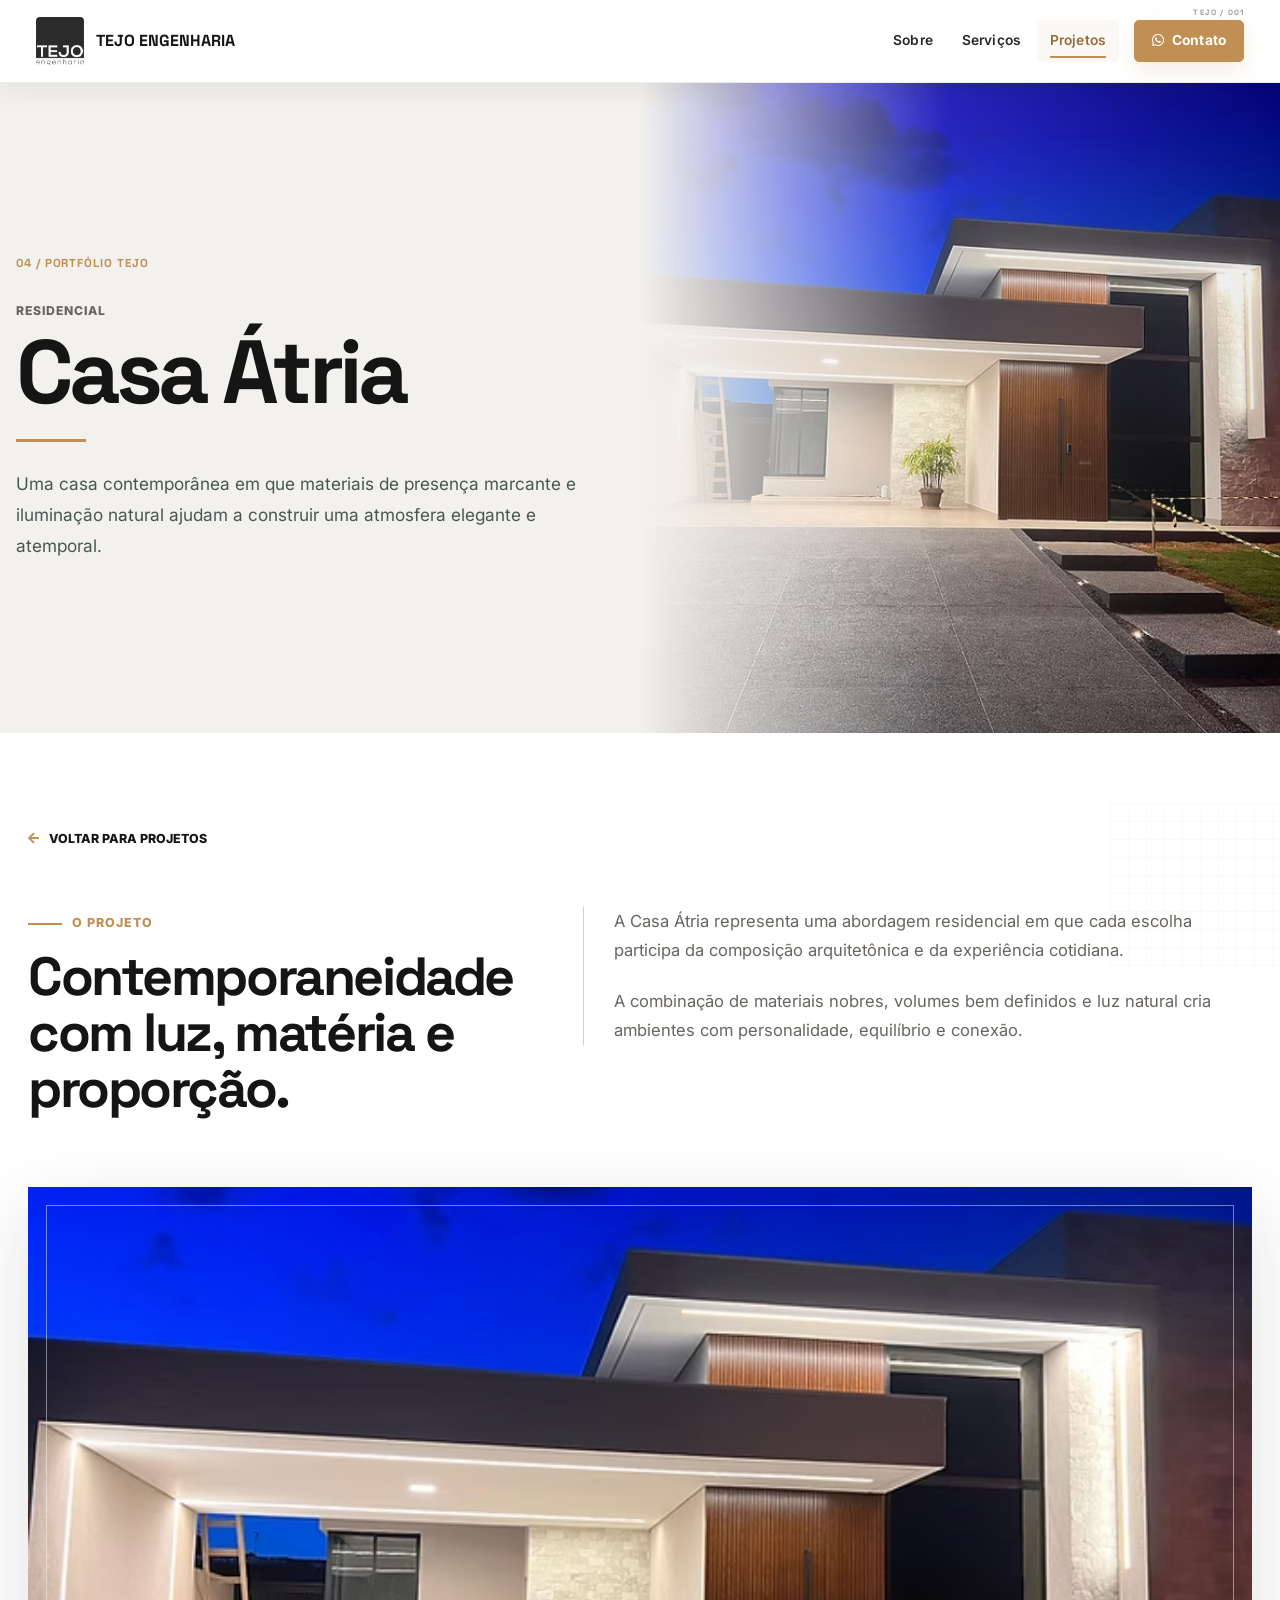
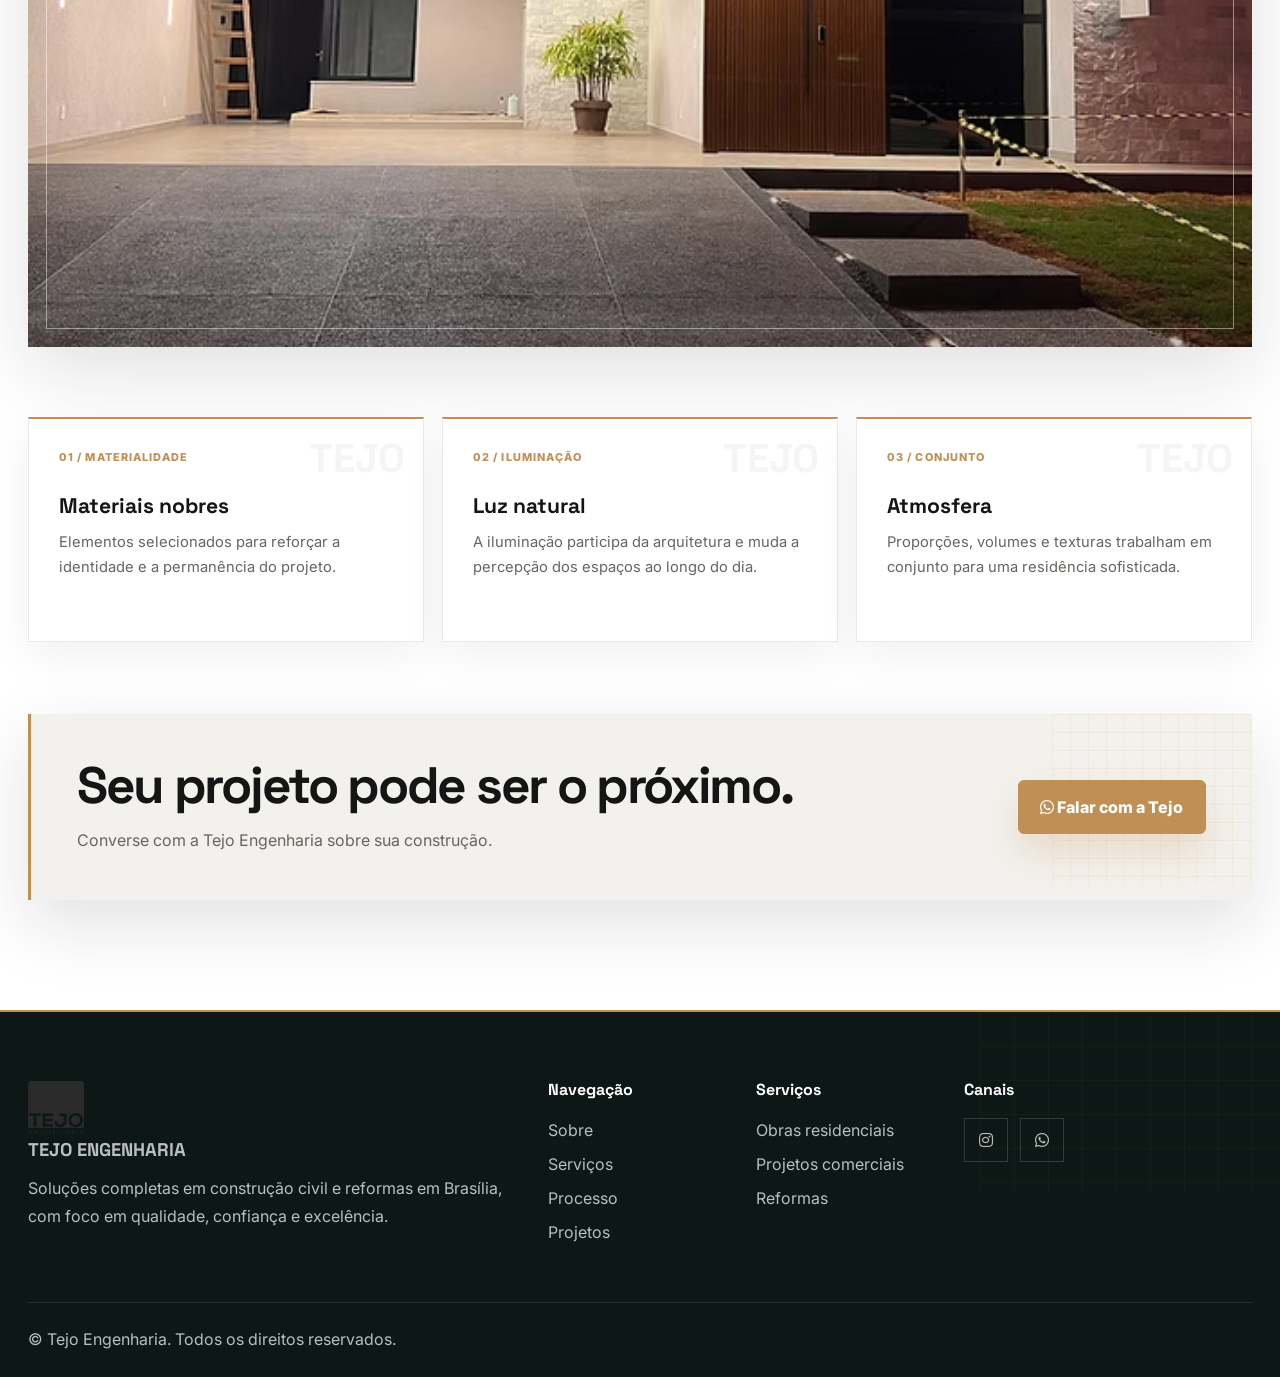
<file: projetos/casa-atria.html>
<!DOCTYPE html>
<html lang="pt-BR">
<head><meta charset="utf-8"><meta name="viewport" content="width=device-width, initial-scale=1.0"><meta name="description" content="Casa Átria — projeto residencial apresentado pela Tejo Engenharia."><title>Casa Átria | Tejo Engenharia</title><link href="../logotejo.png" rel="icon" type="image/png"><link rel="preconnect" href="https://fonts.googleapis.com"><link rel="preconnect" href="https://fonts.gstatic.com" crossorigin><link href="https://fonts.googleapis.com/css2?family=Inter:wght@400;500;600;700;800&family=Space+Grotesk:wght@500;600;700&display=swap" rel="stylesheet"><link href="https://cdnjs.cloudflare.com/ajax/libs/font-awesome/5.15.4/css/all.min.css" rel="stylesheet"><link href="https://cdn.jsdelivr.net/npm/bootstrap-icons@1.4.1/font/bootstrap-icons.css" rel="stylesheet"><link href="../css/bootstrap.min.css" rel="stylesheet"><link href="../css/style.css" rel="stylesheet"><link href="../css/project-pages.css" rel="stylesheet"></head>
<body class="project-page"><header class="site-header sticky-top"><div class="container"><nav class="navbar navbar-expand-lg navbar-light" aria-label="Navegação principal"><a href="../index.html#inicio" class="navbar-brand"><img src="../logotejo.png" alt="Tejo Engenharia" width="54" height="54"><span>Tejo Engenharia</span></a><button class="navbar-toggler" type="button" data-bs-toggle="collapse" data-bs-target="#navbarCollapse" aria-controls="navbarCollapse" aria-expanded="false" aria-label="Abrir menu"><span class="navbar-toggler-icon"></span></button><div class="collapse navbar-collapse" id="navbarCollapse"><div class="navbar-nav ms-auto align-items-lg-center"><a href="../index.html#sobre" class="nav-item nav-link">Sobre</a><a href="../index.html#servicos" class="nav-item nav-link">Serviços</a><a href="../index.html#projetos" class="nav-item nav-link active">Projetos</a><a href="https://wa.me/556199322519?text=Ol%C3%A1%2C%20gostaria%20de%20mais%20informa%C3%A7%C3%B5es%20sobre%20a%20Tejo%20Engenharia." class="nav-item nav-link nav-link-cta" target="_blank" rel="noopener"><i class="fab fa-whatsapp"></i> Contato</a></div></div></nav></div></header>
<main><section class="project-detail-hero"><div class="project-detail-hero-image"><img src="../img/project-4.png" alt="Casa Átria — Tejo Engenharia"></div><div class="container project-detail-hero-content"><div class="project-detail-hero-inner"><span class="project-detail-number">04 / Portfólio TEJO</span><span class="project-detail-category">Residencial</span><h1>Casa Átria</h1><p class="project-detail-hero-lead">Uma casa contemporânea em que materiais de presença marcante e iluminação natural ajudam a construir uma atmosfera elegante e atemporal.</p></div></div></section><section class="project-detail-main"><div class="container"><a class="project-back" href="../index.html#projetos"><i class="fas fa-arrow-left"></i> Voltar para projetos</a><div class="project-detail-intro"><div><span class="project-detail-kicker">O projeto</span><h2>Contemporaneidade com luz, matéria e proporção.</h2></div><div class="project-detail-copy"><p>A Casa Átria representa uma abordagem residencial em que cada escolha participa da composição arquitetônica e da experiência cotidiana.</p><p>A combinação de materiais nobres, volumes bem definidos e luz natural cria ambientes com personalidade, equilíbrio e conexão.</p></div></div><figure class="project-detail-image"><img src="../img/project-4.png" alt="Casa Átria" loading="lazy"></figure><div class="project-detail-grid"><article class="project-detail-card"><span>01 / MATERIALIDADE</span><h3>Materiais nobres</h3><p>Elementos selecionados para reforçar a identidade e a permanência do projeto.</p></article><article class="project-detail-card"><span>02 / ILUMINAÇÃO</span><h3>Luz natural</h3><p>A iluminação participa da arquitetura e muda a percepção dos espaços ao longo do dia.</p></article><article class="project-detail-card"><span>03 / CONJUNTO</span><h3>Atmosfera</h3><p>Proporções, volumes e texturas trabalham em conjunto para uma residência sofisticada.</p></article></div><div class="project-detail-cta"><div><h2>Seu projeto pode ser o próximo.</h2><p>Converse com a Tejo Engenharia sobre sua construção.</p></div><a class="btn btn-primary btn-lg" href="https://wa.me/556199322519?text=Ol%C3%A1%2C%20gostaria%20de%20conversar%20sobre%20um%20projeto%20com%20a%20Tejo%20Engenharia." target="_blank" rel="noopener"><i class="fab fa-whatsapp"></i> Falar com a Tejo</a></div></div></section></main>
<footer class="site-footer"><div class="container"><div class="row g-4"><div class="col-lg-5"><a href="../index.html#inicio" class="footer-brand"><img src="../logotejo.png" alt="Tejo Engenharia" width="56" height="56"><span>Tejo Engenharia</span></a><p>Soluções completas em construção civil e reformas em Brasília, com foco em qualidade, confiança e excelência.</p></div><div class="col-6 col-lg-2"><h3>Navegação</h3><a href="../index.html#sobre">Sobre</a><a href="../index.html#servicos">Serviços</a><a href="../index.html#processo">Processo</a><a href="../index.html#projetos">Projetos</a></div><div class="col-6 col-lg-2"><h3>Serviços</h3><span>Obras residenciais</span><span>Projetos comerciais</span><span>Reformas</span></div><div class="col-lg-3"><h3>Canais</h3><div class="footer-social"><a href="https://www.instagram.com/tejoengenharia" target="_blank" rel="noopener" aria-label="Instagram"><i class="fab fa-instagram"></i></a><a href="https://wa.me/556199322519?text=Olá,%20gostaria%20de%20mais%20informações!" target="_blank" rel="noopener" aria-label="WhatsApp"><i class="fab fa-whatsapp"></i></a></div></div></div><div class="footer-bottom"><span>&copy; Tejo Engenharia. Todos os direitos reservados.</span></div></div></footer><script src="https://cdn.jsdelivr.net/npm/bootstrap@5.0.0/dist/js/bootstrap.bundle.min.js"></script></body></html>
</file>
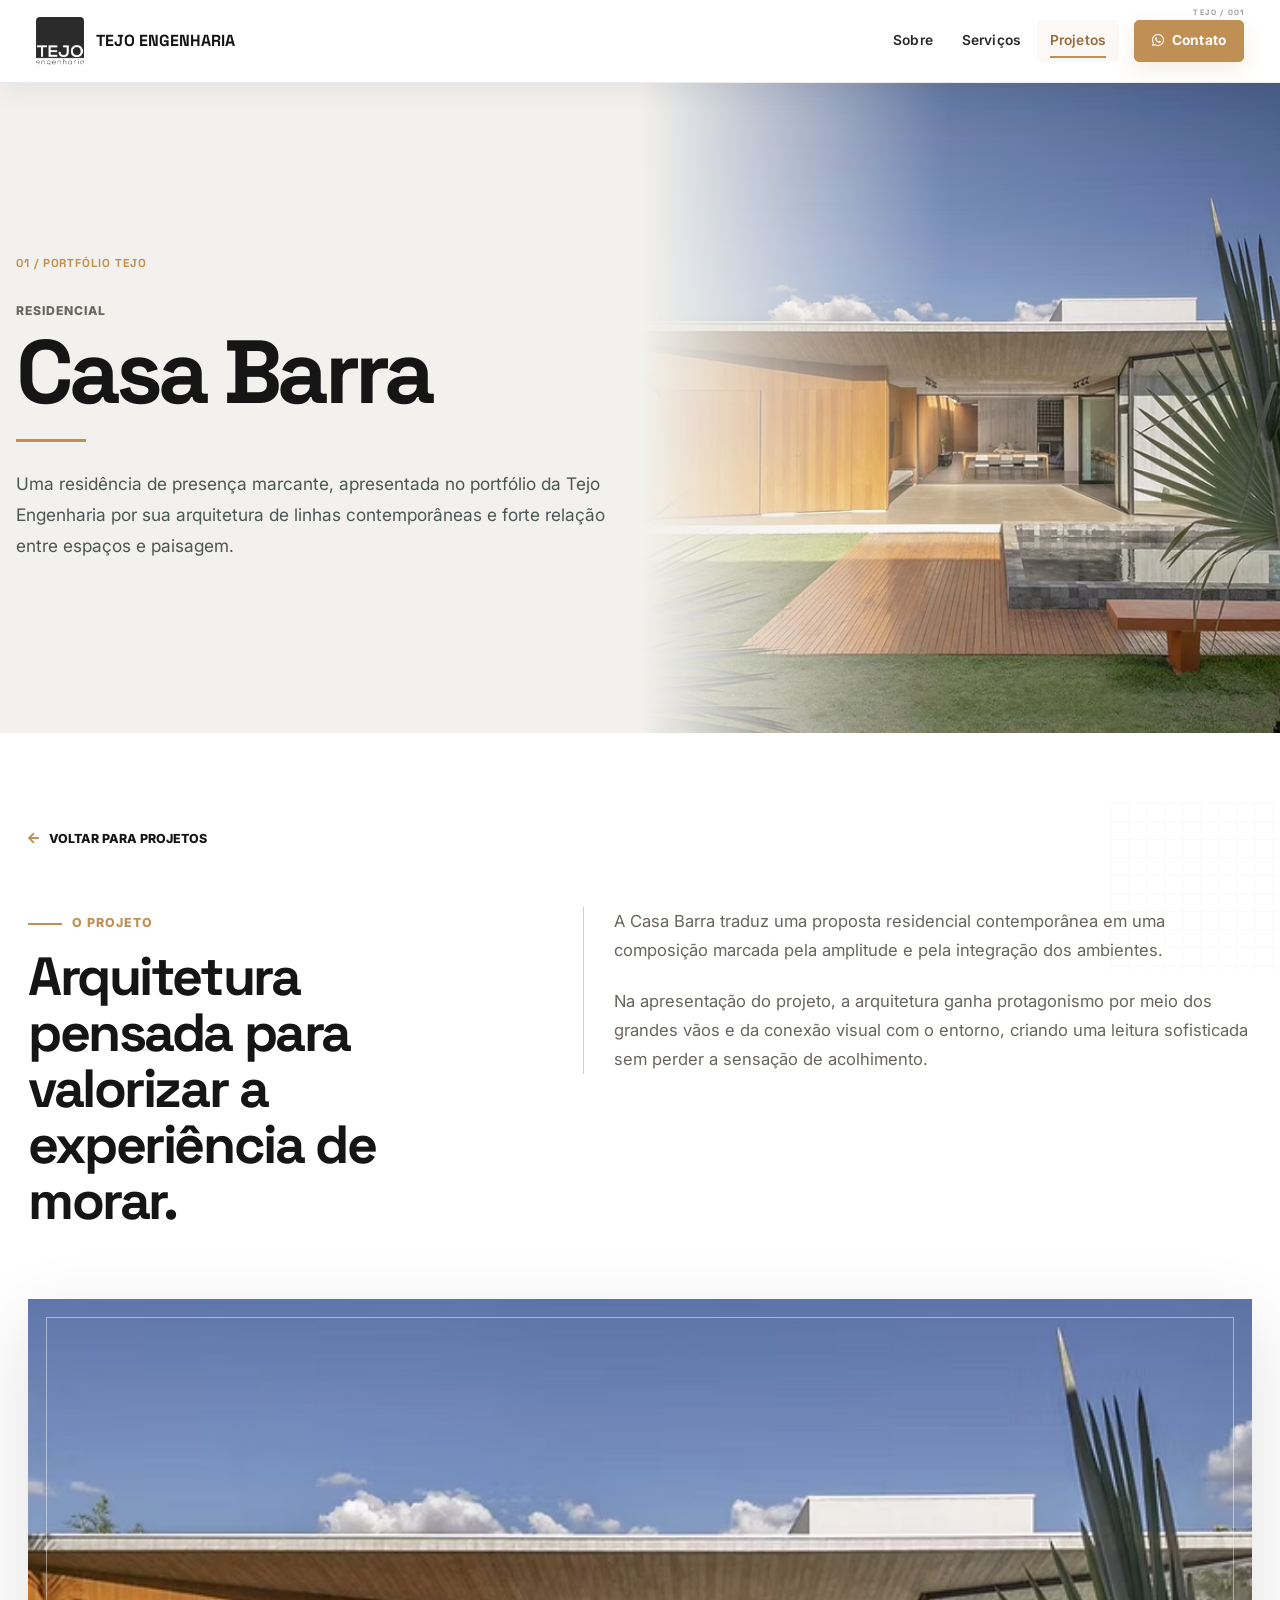
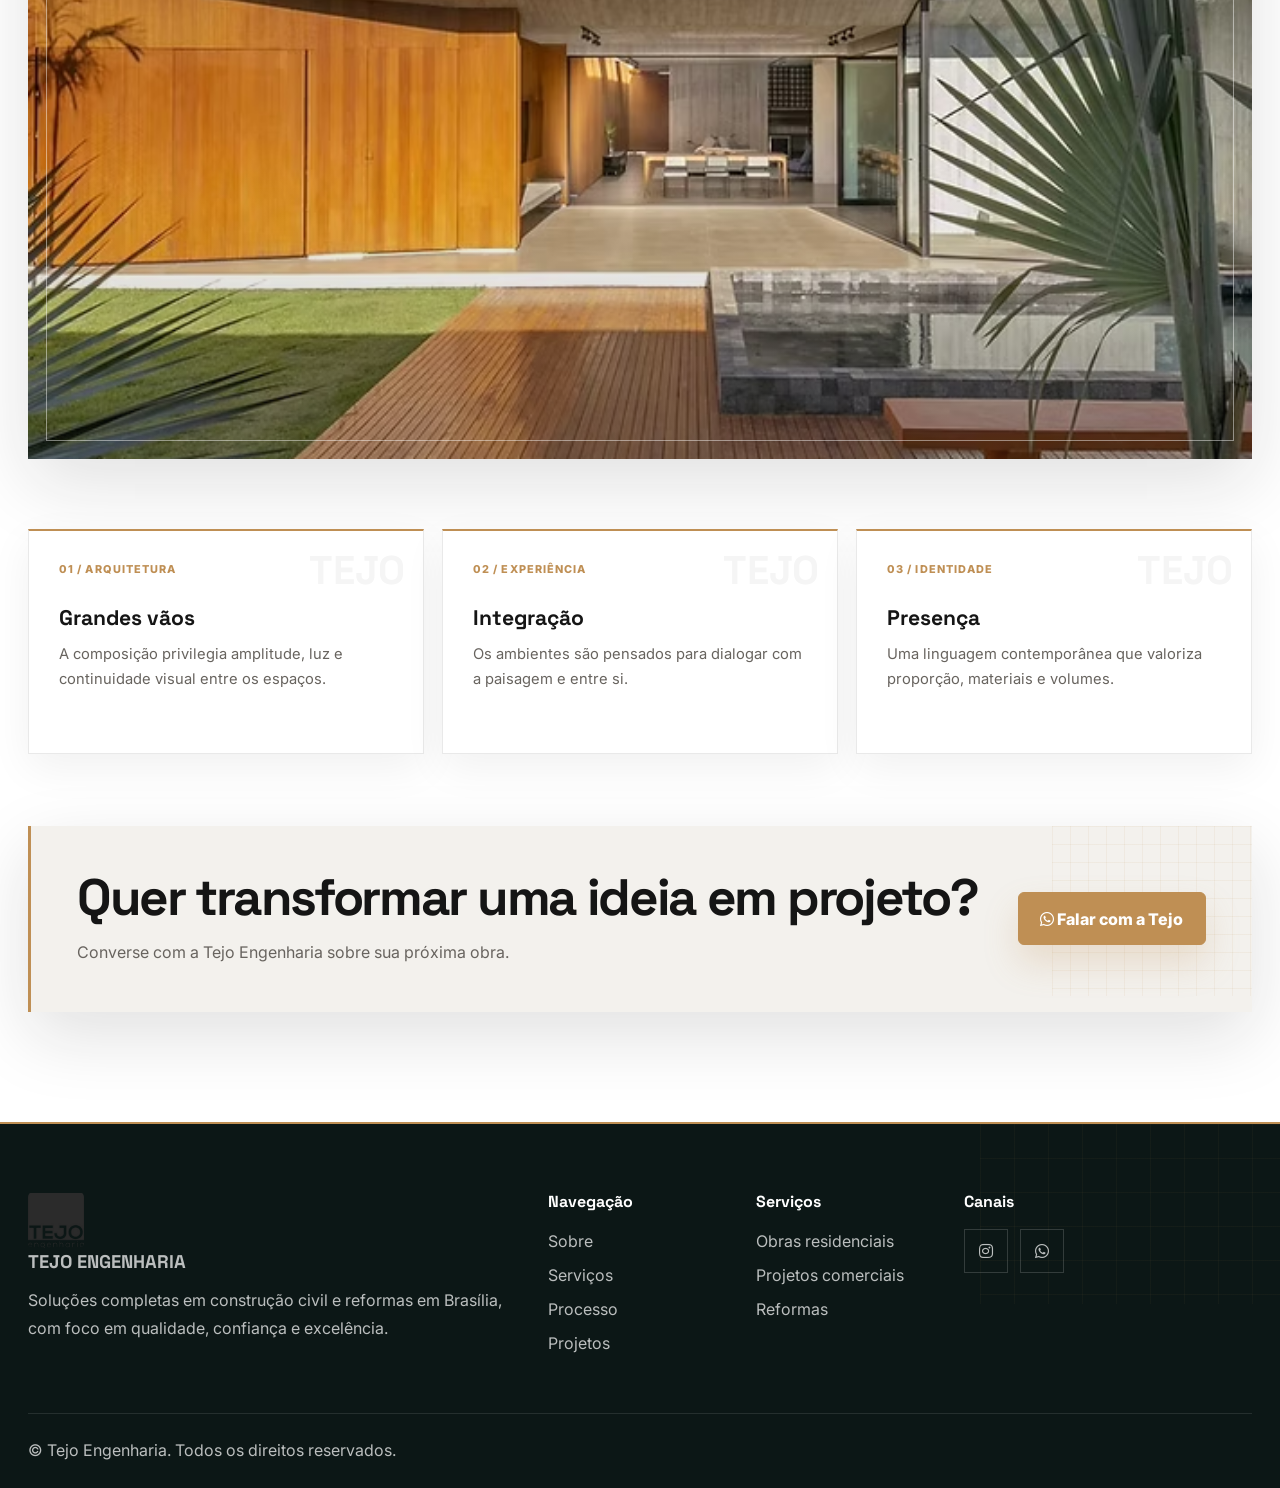
<file: projetos/casa-barra.html>
<!DOCTYPE html>
<html lang="pt-BR">
<head>
<meta charset="utf-8">
<meta name="viewport" content="width=device-width, initial-scale=1.0">
<meta name="description" content="Casa Barra — projeto residencial apresentado pela Tejo Engenharia.">
<title>Casa Barra | Tejo Engenharia</title>
<link href="../img/logotejo.png" rel="icon" type="image/png">
<link rel="preconnect" href="https://fonts.googleapis.com"><link rel="preconnect" href="https://fonts.gstatic.com" crossorigin>
<link href="https://fonts.googleapis.com/css2?family=Inter:wght@400;500;600;700;800&family=Space+Grotesk:wght@500;600;700&display=swap" rel="stylesheet">
<link href="https://cdnjs.cloudflare.com/ajax/libs/font-awesome/5.15.4/css/all.min.css" rel="stylesheet">
<link href="https://cdn.jsdelivr.net/npm/bootstrap-icons@1.4.1/font/bootstrap-icons.css" rel="stylesheet">
<link href="../css/bootstrap.min.css" rel="stylesheet"><link href="../css/style.css" rel="stylesheet"><link href="../css/project-pages.css" rel="stylesheet">
</head>
<body class="project-page">
<header class="site-header sticky-top"><div class="container"><nav class="navbar navbar-expand-lg navbar-light" aria-label="Navegação principal">
<a href="../index.html#inicio" class="navbar-brand"><img src="../logotejo.png" alt="Tejo Engenharia" width="54" height="54"><span>Tejo Engenharia</span></a>
<button class="navbar-toggler" type="button" data-bs-toggle="collapse" data-bs-target="#navbarCollapse" aria-controls="navbarCollapse" aria-expanded="false" aria-label="Abrir menu"><span class="navbar-toggler-icon"></span></button>
<div class="collapse navbar-collapse" id="navbarCollapse"><div class="navbar-nav ms-auto align-items-lg-center"><a href="../index.html#sobre" class="nav-item nav-link">Sobre</a><a href="../index.html#servicos" class="nav-item nav-link">Serviços</a><a href="../index.html#projetos" class="nav-item nav-link active">Projetos</a><a href="https://wa.me/556199322519?text=Ol%C3%A1%2C%20gostaria%20de%20mais%20informa%C3%A7%C3%B5es%20sobre%20a%20Tejo%20Engenharia." class="nav-item nav-link nav-link-cta" target="_blank" rel="noopener"><i class="fab fa-whatsapp"></i> Contato</a></div></div>
</nav></div></header>
<main>
<section class="project-detail-hero"><div class="project-detail-hero-image"><img src="../img/project-1.png" alt="Casa Barra — Tejo Engenharia"></div><div class="container project-detail-hero-content"><div class="project-detail-hero-inner"><span class="project-detail-number">01 / Portfólio TEJO</span><span class="project-detail-category">Residencial</span><h1>Casa Barra</h1><p class="project-detail-hero-lead">Uma residência de presença marcante, apresentada no portfólio da Tejo Engenharia por sua arquitetura de linhas contemporâneas e forte relação entre espaços e paisagem.</p></div></div></section>
<section class="project-detail-main"><div class="container"><a class="project-back" href="../index.html#projetos"><i class="fas fa-arrow-left"></i> Voltar para projetos</a><div class="project-detail-intro"><div><span class="project-detail-kicker">O projeto</span><h2>Arquitetura pensada para valorizar a experiência de morar.</h2></div><div class="project-detail-copy"><p>A Casa Barra traduz uma proposta residencial contemporânea em uma composição marcada pela amplitude e pela integração dos ambientes.</p><p>Na apresentação do projeto, a arquitetura ganha protagonismo por meio dos grandes vãos e da conexão visual com o entorno, criando uma leitura sofisticada sem perder a sensação de acolhimento.</p></div></div><figure class="project-detail-image"><img src="../img/project-1.png" alt="Detalhes da Casa Barra" loading="lazy"></figure><div class="project-detail-grid"><article class="project-detail-card"><span>01 / ARQUITETURA</span><h3>Grandes vãos</h3><p>A composição privilegia amplitude, luz e continuidade visual entre os espaços.</p></article><article class="project-detail-card"><span>02 / EXPERIÊNCIA</span><h3>Integração</h3><p>Os ambientes são pensados para dialogar com a paisagem e entre si.</p></article><article class="project-detail-card"><span>03 / IDENTIDADE</span><h3>Presença</h3><p>Uma linguagem contemporânea que valoriza proporção, materiais e volumes.</p></article></div><div class="project-detail-cta"><div><h2>Quer transformar uma ideia em projeto?</h2><p>Converse com a Tejo Engenharia sobre sua próxima obra.</p></div><a class="btn btn-primary btn-lg" href="https://wa.me/556199322519?text=Ol%C3%A1%2C%20gostaria%20de%20conversar%20sobre%20um%20projeto%20com%20a%20Tejo%20Engenharia." target="_blank" rel="noopener"><i class="fab fa-whatsapp"></i> Falar com a Tejo</a></div></div></section>
</main>
<footer class="site-footer"><div class="container"><div class="row g-4"><div class="col-lg-5"><a href="../index.html#inicio" class="footer-brand"><img src="../logotejo.png" alt="Tejo Engenharia" width="56" height="56"><span>Tejo Engenharia</span></a><p>Soluções completas em construção civil e reformas em Brasília, com foco em qualidade, confiança e excelência.</p></div><div class="col-6 col-lg-2"><h3>Navegação</h3><a href="../index.html#sobre">Sobre</a><a href="../index.html#servicos">Serviços</a><a href="../index.html#processo">Processo</a><a href="../index.html#projetos">Projetos</a></div><div class="col-6 col-lg-2"><h3>Serviços</h3><span>Obras residenciais</span><span>Projetos comerciais</span><span>Reformas</span></div><div class="col-lg-3"><h3>Canais</h3><div class="footer-social"><a href="https://www.instagram.com/tejoengenharia" target="_blank" rel="noopener" aria-label="Instagram"><i class="fab fa-instagram"></i></a><a href="https://wa.me/556199322519?text=Olá,%20gostaria%20de%20mais%20informações!" target="_blank" rel="noopener" aria-label="WhatsApp"><i class="fab fa-whatsapp"></i></a></div></div></div><div class="footer-bottom"><span>&copy; Tejo Engenharia. Todos os direitos reservados.</span></div></div></footer>
<script src="https://ajax.googleapis.com/ajax/libs/jquery/3.6.1/jquery.min.js"></script><script src="https://cdn.jsdelivr.net/npm/bootstrap@5.0.0/dist/js/bootstrap.bundle.min.js"></script>
</body></html>
</file>
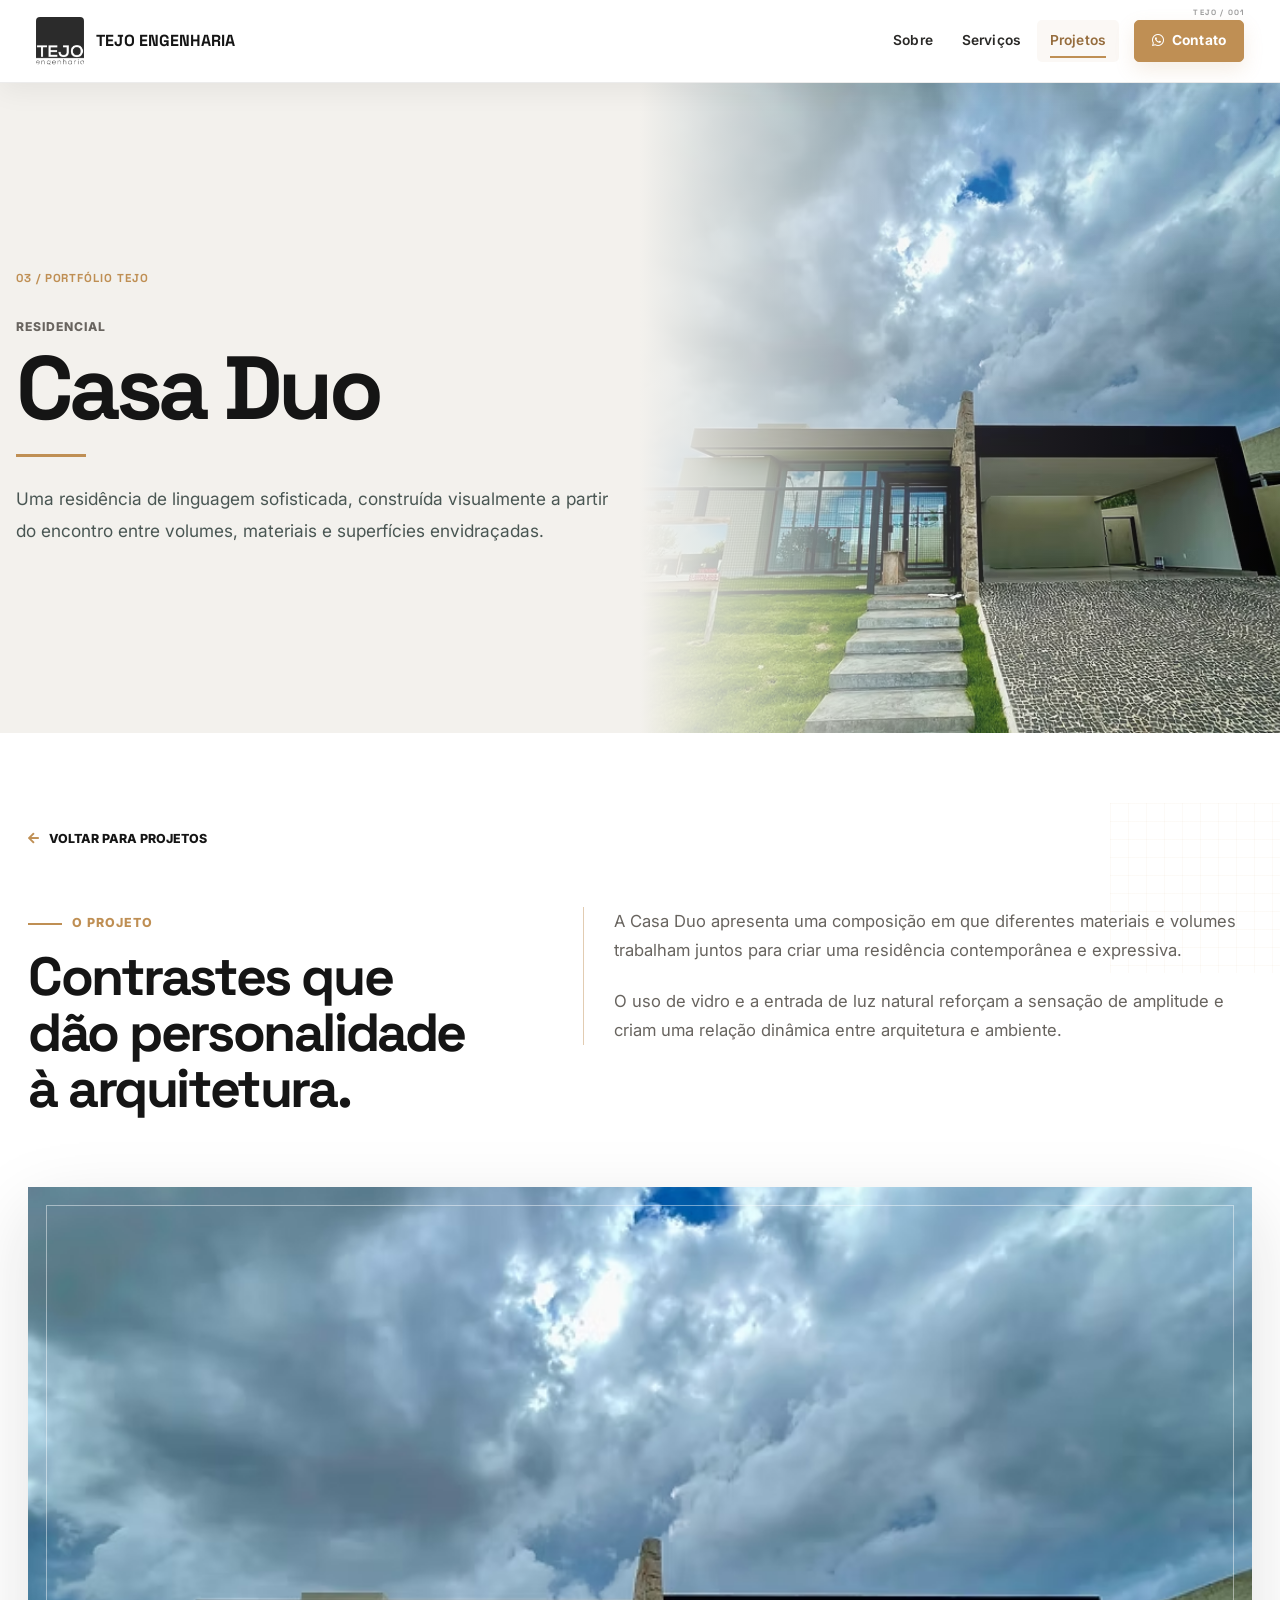
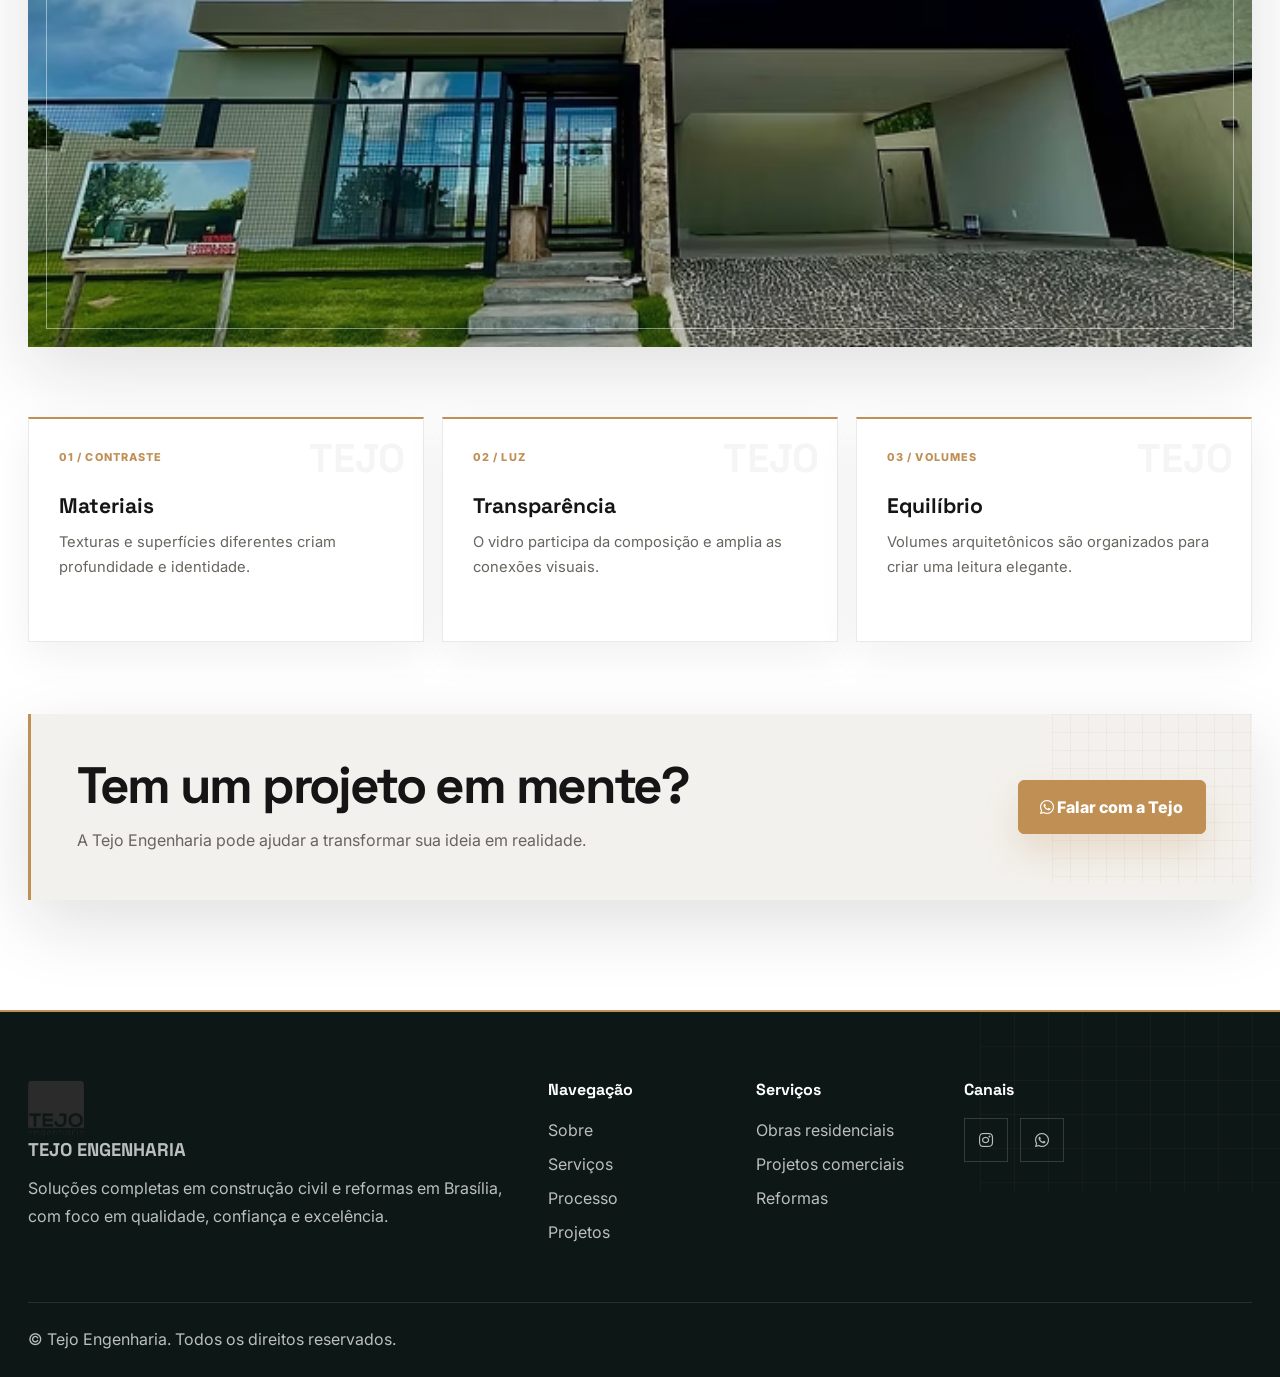
<file: projetos/casa-duo.html>
<!DOCTYPE html>
<html lang="pt-BR">
<head>
<meta charset="utf-8"><meta name="viewport" content="width=device-width, initial-scale=1.0">
<meta name="description" content="Casa Duo — projeto residencial apresentado pela Tejo Engenharia.">
<title>Casa Duo | Tejo Engenharia</title>
<link href="../logotejo.png" rel="icon" type="image/png">
<link rel="preconnect" href="https://fonts.googleapis.com"><link rel="preconnect" href="https://fonts.gstatic.com" crossorigin>
<link href="https://fonts.googleapis.com/css2?family=Inter:wght@400;500;600;700;800&family=Space+Grotesk:wght@500;600;700&display=swap" rel="stylesheet">
<link href="https://cdnjs.cloudflare.com/ajax/libs/font-awesome/5.15.4/css/all.min.css" rel="stylesheet">
<link href="https://cdn.jsdelivr.net/npm/bootstrap-icons@1.4.1/font/bootstrap-icons.css" rel="stylesheet">
<link href="../css/bootstrap.min.css" rel="stylesheet"><link href="../css/style.css" rel="stylesheet"><link href="../css/project-pages.css" rel="stylesheet">
</head>
<body class="project-page">
<header class="site-header sticky-top"><div class="container"><nav class="navbar navbar-expand-lg navbar-light" aria-label="Navegação principal">
<a href="../index.html#inicio" class="navbar-brand"><img src="../logotejo.png" alt="Tejo Engenharia" width="54" height="54"><span>Tejo Engenharia</span></a>
<button class="navbar-toggler" type="button" data-bs-toggle="collapse" data-bs-target="#navbarCollapse" aria-controls="navbarCollapse" aria-expanded="false" aria-label="Abrir menu"><span class="navbar-toggler-icon"></span></button>
<div class="collapse navbar-collapse" id="navbarCollapse"><div class="navbar-nav ms-auto align-items-lg-center"><a href="../index.html#sobre" class="nav-item nav-link">Sobre</a><a href="../index.html#servicos" class="nav-item nav-link">Serviços</a><a href="../index.html#projetos" class="nav-item nav-link active">Projetos</a><a href="https://wa.me/556199322519?text=Ol%C3%A1%2C%20gostaria%20de%20mais%20informa%C3%A7%C3%B5es%20sobre%20a%20Tejo%20Engenharia." class="nav-item nav-link nav-link-cta" target="_blank" rel="noopener"><i class="fab fa-whatsapp"></i> Contato</a></div></div>
</nav></div></header>
<main>
<section class="project-detail-hero"><div class="project-detail-hero-image"><img src="../img/project-3.png" alt="Casa Duo — Tejo Engenharia"></div><div class="container project-detail-hero-content"><div class="project-detail-hero-inner"><span class="project-detail-number">03 / Portfólio TEJO</span><span class="project-detail-category">Residencial</span><h1>Casa Duo</h1><p class="project-detail-hero-lead">Uma residência de linguagem sofisticada, construída visualmente a partir do encontro entre volumes, materiais e superfícies envidraçadas.</p></div></div></section>
<section class="project-detail-main"><div class="container"><a class="project-back" href="../index.html#projetos"><i class="fas fa-arrow-left"></i> Voltar para projetos</a><div class="project-detail-intro"><div><span class="project-detail-kicker">O projeto</span><h2>Contrastes que dão personalidade à arquitetura.</h2></div><div class="project-detail-copy"><p>A Casa Duo apresenta uma composição em que diferentes materiais e volumes trabalham juntos para criar uma residência contemporânea e expressiva.</p><p>O uso de vidro e a entrada de luz natural reforçam a sensação de amplitude e criam uma relação dinâmica entre arquitetura e ambiente.</p></div></div><figure class="project-detail-image"><img src="../img/project-3.png" alt="Casa Duo" loading="lazy"></figure><div class="project-detail-grid"><article class="project-detail-card"><span>01 / CONTRASTE</span><h3>Materiais</h3><p>Texturas e superfícies diferentes criam profundidade e identidade.</p></article><article class="project-detail-card"><span>02 / LUZ</span><h3>Transparência</h3><p>O vidro participa da composição e amplia as conexões visuais.</p></article><article class="project-detail-card"><span>03 / VOLUMES</span><h3>Equilíbrio</h3><p>Volumes arquitetônicos são organizados para criar uma leitura elegante.</p></article></div><div class="project-detail-cta"><div><h2>Tem um projeto em mente?</h2><p>A Tejo Engenharia pode ajudar a transformar sua ideia em realidade.</p></div><a class="btn btn-primary btn-lg" href="https://wa.me/556199322519?text=Ol%C3%A1%2C%20gostaria%20de%20conversar%20sobre%20um%20projeto%20com%20a%20Tejo%20Engenharia." target="_blank" rel="noopener"><i class="fab fa-whatsapp"></i> Falar com a Tejo</a></div></div></section>
</main>
<footer class="site-footer"><div class="container"><div class="row g-4"><div class="col-lg-5"><a href="../index.html#inicio" class="footer-brand"><img src="../logotejo.png" alt="Tejo Engenharia" width="56" height="56"><span>Tejo Engenharia</span></a><p>Soluções completas em construção civil e reformas em Brasília, com foco em qualidade, confiança e excelência.</p></div><div class="col-6 col-lg-2"><h3>Navegação</h3><a href="../index.html#sobre">Sobre</a><a href="../index.html#servicos">Serviços</a><a href="../index.html#processo">Processo</a><a href="../index.html#projetos">Projetos</a></div><div class="col-6 col-lg-2"><h3>Serviços</h3><span>Obras residenciais</span><span>Projetos comerciais</span><span>Reformas</span></div><div class="col-lg-3"><h3>Canais</h3><div class="footer-social"><a href="https://www.instagram.com/tejoengenharia" target="_blank" rel="noopener" aria-label="Instagram"><i class="fab fa-instagram"></i></a><a href="https://wa.me/556199322519?text=Olá,%20gostaria%20de%20mais%20informações!" target="_blank" rel="noopener" aria-label="WhatsApp"><i class="fab fa-whatsapp"></i></a></div></div></div><div class="footer-bottom"><span>&copy; Tejo Engenharia. Todos os direitos reservados.</span></div></div></footer>
<script src="https://cdn.jsdelivr.net/npm/bootstrap@5.0.0/dist/js/bootstrap.bundle.min.js"></script>
</body></html>
</file>
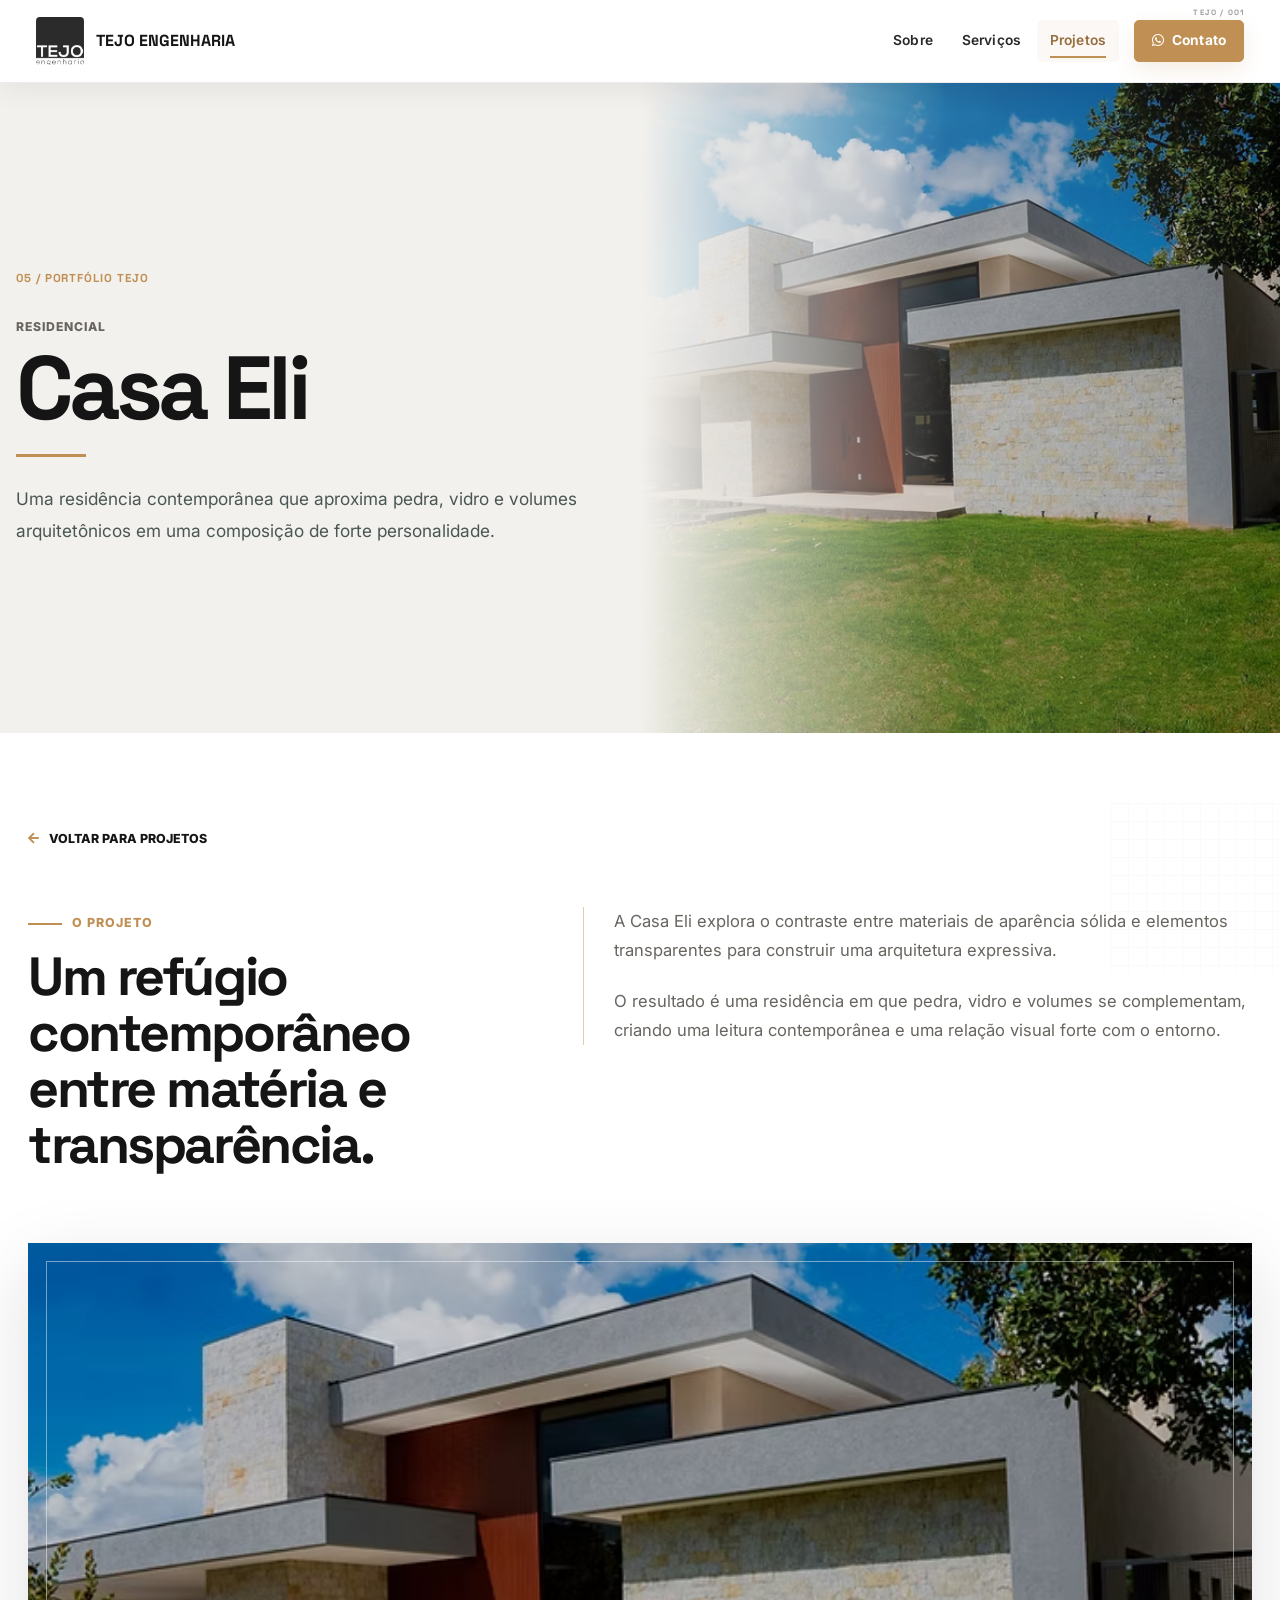
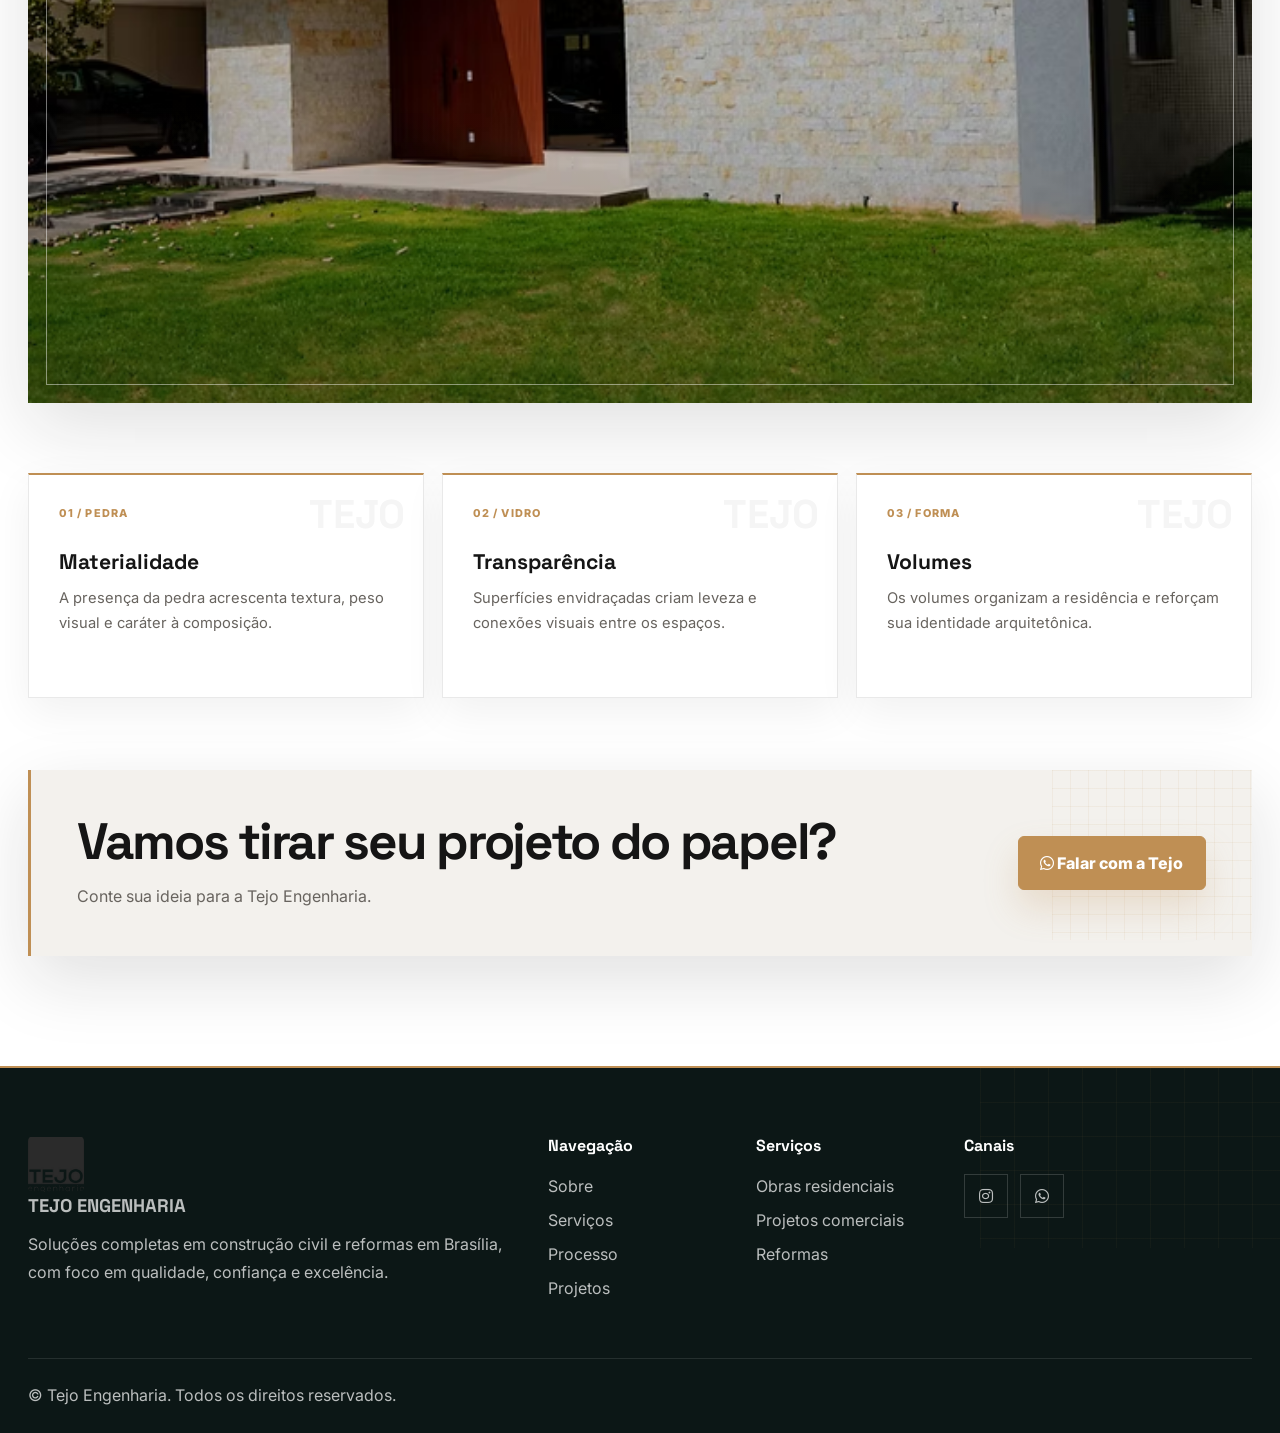
<file: projetos/casa-eli.html>
<!DOCTYPE html>
<html lang="pt-BR">
<head><meta charset="utf-8"><meta name="viewport" content="width=device-width, initial-scale=1.0"><meta name="description" content="Casa Eli — projeto residencial apresentado pela Tejo Engenharia."><title>Casa Eli | Tejo Engenharia</title><link href="../logotejo.png" rel="icon" type="image/png"><link rel="preconnect" href="https://fonts.googleapis.com"><link rel="preconnect" href="https://fonts.gstatic.com" crossorigin><link href="https://fonts.googleapis.com/css2?family=Inter:wght@400;500;600;700;800&family=Space+Grotesk:wght@500;600;700&display=swap" rel="stylesheet"><link href="https://cdnjs.cloudflare.com/ajax/libs/font-awesome/5.15.4/css/all.min.css" rel="stylesheet"><link href="https://cdn.jsdelivr.net/npm/bootstrap-icons@1.4.1/font/bootstrap-icons.css" rel="stylesheet"><link href="../css/bootstrap.min.css" rel="stylesheet"><link href="../css/style.css" rel="stylesheet"><link href="../css/project-pages.css" rel="stylesheet"></head>
<body class="project-page"><header class="site-header sticky-top"><div class="container"><nav class="navbar navbar-expand-lg navbar-light" aria-label="Navegação principal"><a href="../index.html#inicio" class="navbar-brand"><img src="../logotejo.png" alt="Tejo Engenharia" width="54" height="54"><span>Tejo Engenharia</span></a><button class="navbar-toggler" type="button" data-bs-toggle="collapse" data-bs-target="#navbarCollapse" aria-controls="navbarCollapse" aria-expanded="false" aria-label="Abrir menu"><span class="navbar-toggler-icon"></span></button><div class="collapse navbar-collapse" id="navbarCollapse"><div class="navbar-nav ms-auto align-items-lg-center"><a href="../index.html#sobre" class="nav-item nav-link">Sobre</a><a href="../index.html#servicos" class="nav-item nav-link">Serviços</a><a href="../index.html#projetos" class="nav-item nav-link active">Projetos</a><a href="https://wa.me/556199322519?text=Ol%C3%A1%2C%20gostaria%20de%20mais%20informa%C3%A7%C3%B5es%20sobre%20a%20Tejo%20Engenharia." class="nav-item nav-link nav-link-cta" target="_blank" rel="noopener"><i class="fab fa-whatsapp"></i> Contato</a></div></div></nav></div></header>
<main><section class="project-detail-hero"><div class="project-detail-hero-image"><img src="../img/project-5.png" alt="Casa Eli — Tejo Engenharia"></div><div class="container project-detail-hero-content"><div class="project-detail-hero-inner"><span class="project-detail-number">05 / Portfólio TEJO</span><span class="project-detail-category">Residencial</span><h1>Casa Eli</h1><p class="project-detail-hero-lead">Uma residência contemporânea que aproxima pedra, vidro e volumes arquitetônicos em uma composição de forte personalidade.</p></div></div></section><section class="project-detail-main"><div class="container"><a class="project-back" href="../index.html#projetos"><i class="fas fa-arrow-left"></i> Voltar para projetos</a><div class="project-detail-intro"><div><span class="project-detail-kicker">O projeto</span><h2>Um refúgio contemporâneo entre matéria e transparência.</h2></div><div class="project-detail-copy"><p>A Casa Eli explora o contraste entre materiais de aparência sólida e elementos transparentes para construir uma arquitetura expressiva.</p><p>O resultado é uma residência em que pedra, vidro e volumes se complementam, criando uma leitura contemporânea e uma relação visual forte com o entorno.</p></div></div><figure class="project-detail-image"><img src="../img/project-5.png" alt="Casa Eli" loading="lazy"></figure><div class="project-detail-grid"><article class="project-detail-card"><span>01 / PEDRA</span><h3>Materialidade</h3><p>A presença da pedra acrescenta textura, peso visual e caráter à composição.</p></article><article class="project-detail-card"><span>02 / VIDRO</span><h3>Transparência</h3><p>Superfícies envidraçadas criam leveza e conexões visuais entre os espaços.</p></article><article class="project-detail-card"><span>03 / FORMA</span><h3>Volumes</h3><p>Os volumes organizam a residência e reforçam sua identidade arquitetônica.</p></article></div><div class="project-detail-cta"><div><h2>Vamos tirar seu projeto do papel?</h2><p>Conte sua ideia para a Tejo Engenharia.</p></div><a class="btn btn-primary btn-lg" href="https://wa.me/556199322519?text=Ol%C3%A1%2C%20gostaria%20de%20conversar%20sobre%20um%20projeto%20com%20a%20Tejo%20Engenharia." target="_blank" rel="noopener"><i class="fab fa-whatsapp"></i> Falar com a Tejo</a></div></div></section></main>
<footer class="site-footer"><div class="container"><div class="row g-4"><div class="col-lg-5"><a href="../index.html#inicio" class="footer-brand"><img src="../logotejo.png" alt="Tejo Engenharia" width="56" height="56"><span>Tejo Engenharia</span></a><p>Soluções completas em construção civil e reformas em Brasília, com foco em qualidade, confiança e excelência.</p></div><div class="col-6 col-lg-2"><h3>Navegação</h3><a href="../index.html#sobre">Sobre</a><a href="../index.html#servicos">Serviços</a><a href="../index.html#processo">Processo</a><a href="../index.html#projetos">Projetos</a></div><div class="col-6 col-lg-2"><h3>Serviços</h3><span>Obras residenciais</span><span>Projetos comerciais</span><span>Reformas</span></div><div class="col-lg-3"><h3>Canais</h3><div class="footer-social"><a href="https://www.instagram.com/tejoengenharia" target="_blank" rel="noopener" aria-label="Instagram"><i class="fab fa-instagram"></i></a><a href="https://wa.me/556199322519?text=Olá,%20gostaria%20de%20mais%20informações!" target="_blank" rel="noopener" aria-label="WhatsApp"><i class="fab fa-whatsapp"></i></a></div></div></div><div class="footer-bottom"><span>&copy; Tejo Engenharia. Todos os direitos reservados.</span></div></div></footer><script src="https://cdn.jsdelivr.net/npm/bootstrap@5.0.0/dist/js/bootstrap.bundle.min.js"></script></body></html>
</file>
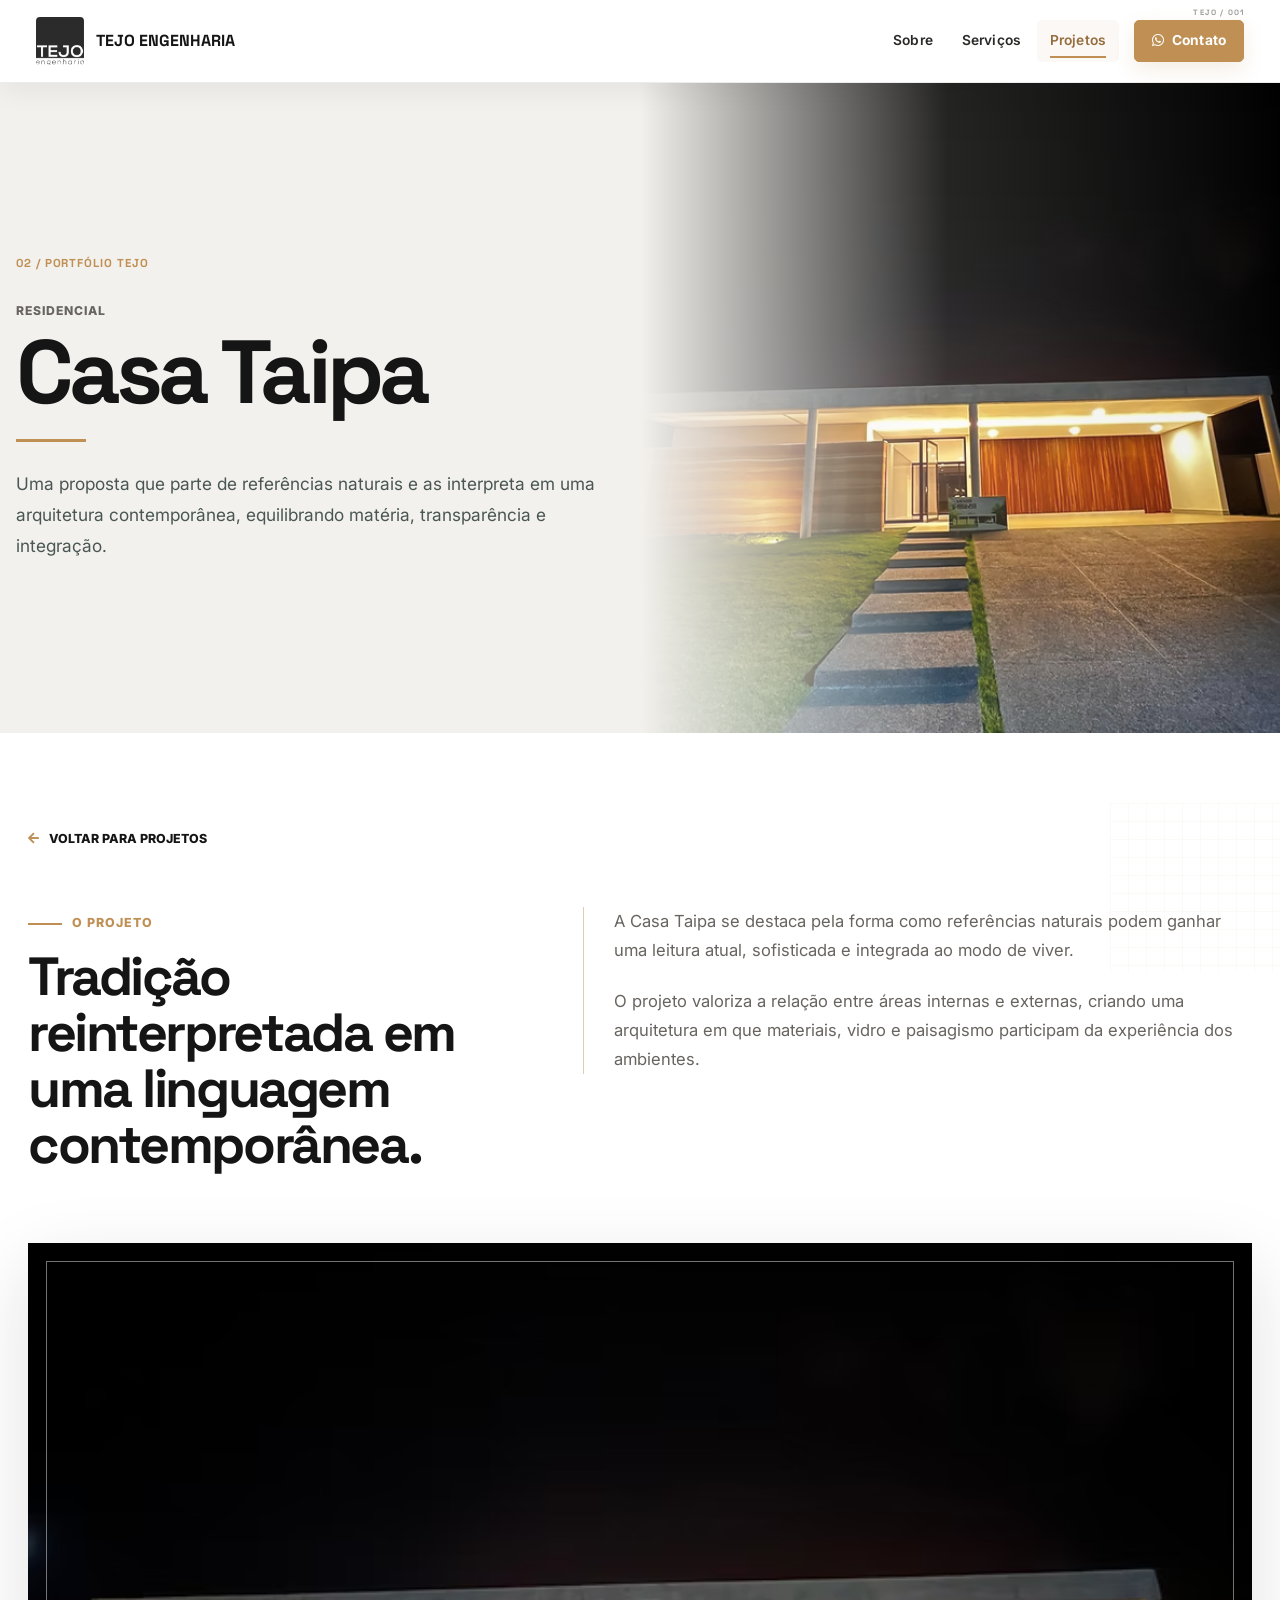
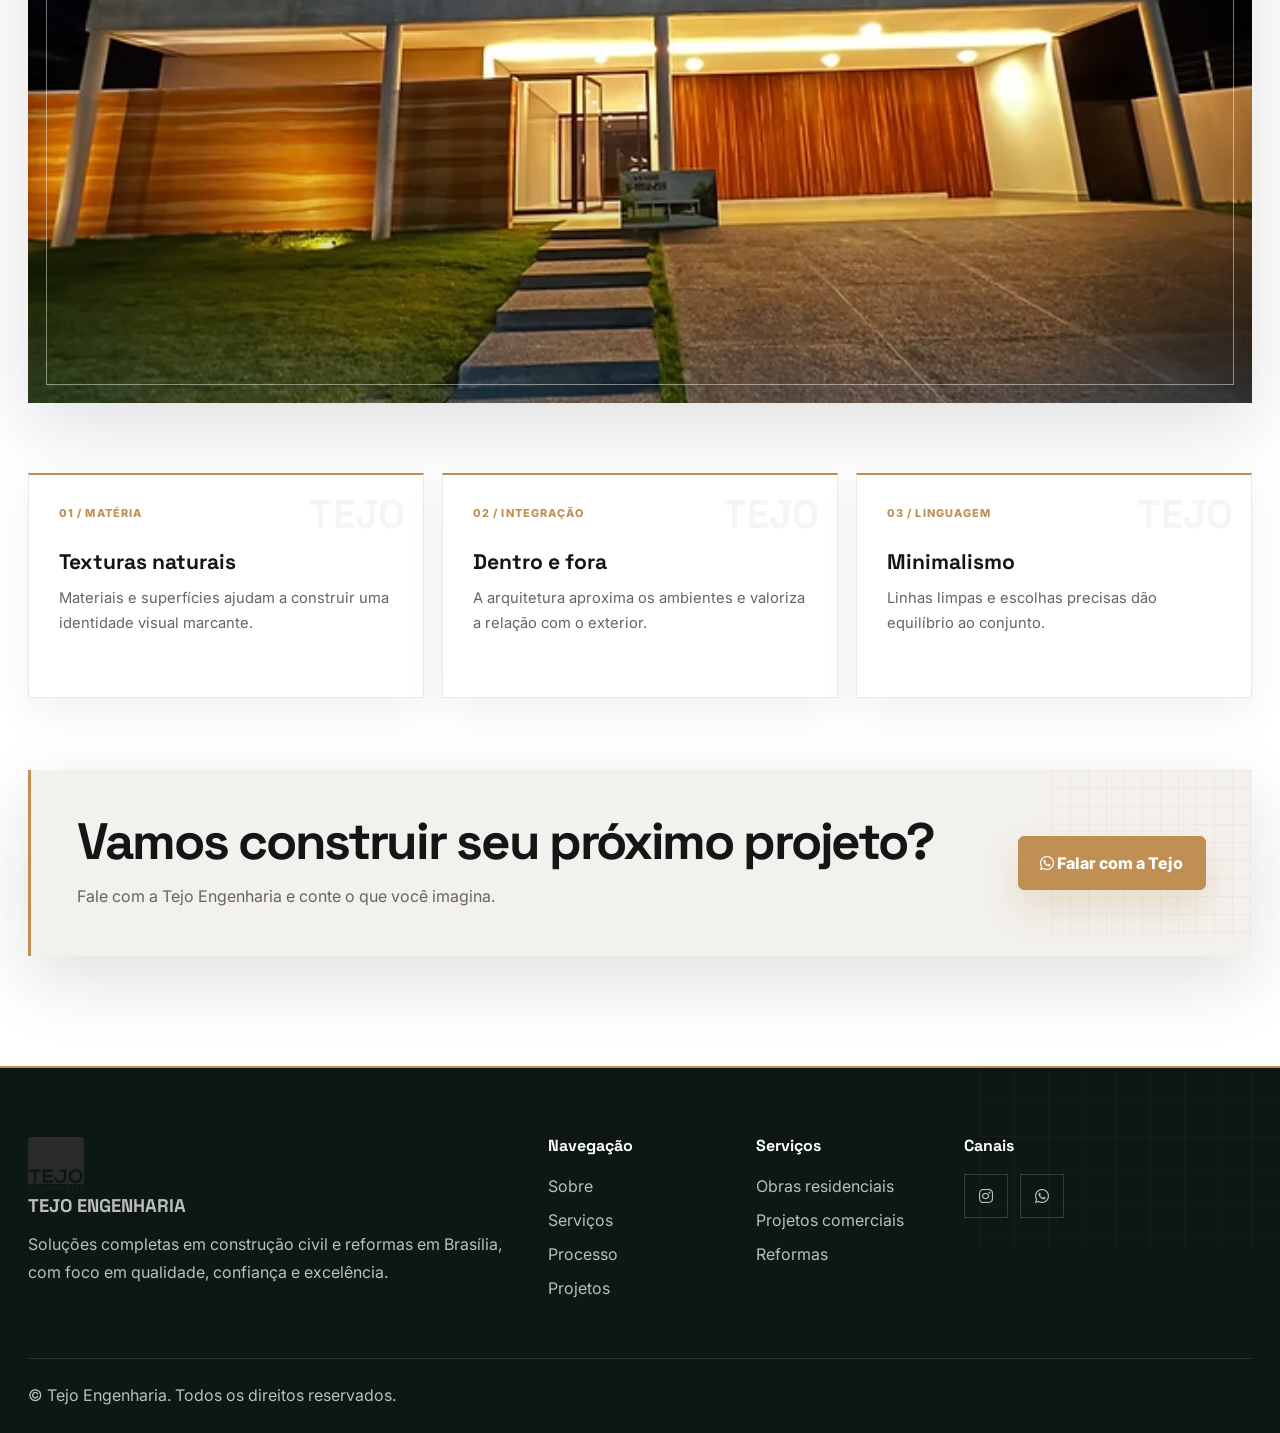
<file: projetos/casa-taipa.html>
<!DOCTYPE html><html lang="pt-BR"><head><meta charset="utf-8"><meta name="viewport" content="width=device-width,initial-scale=1"><meta name="description" content="Casa Taipa — projeto residencial apresentado pela Tejo Engenharia."><title>Casa Taipa | Tejo Engenharia</title><link href="../img/logotejo.png" rel="icon"><link rel="preconnect" href="https://fonts.googleapis.com"><link rel="preconnect" href="https://fonts.gstatic.com" crossorigin><link href="https://fonts.googleapis.com/css2?family=Inter:wght@400;500;600;700;800&family=Space+Grotesk:wght@500;600;700&display=swap" rel="stylesheet"><link href="https://cdnjs.cloudflare.com/ajax/libs/font-awesome/5.15.4/css/all.min.css" rel="stylesheet"><link href="https://cdn.jsdelivr.net/npm/bootstrap-icons@1.4.1/font/bootstrap-icons.css" rel="stylesheet"><link href="../css/bootstrap.min.css" rel="stylesheet"><link href="../css/style.css" rel="stylesheet"><link href="../css/project-pages.css" rel="stylesheet"></head><body class="project-page"><header class="site-header sticky-top"><div class="container"><nav class="navbar navbar-expand-lg navbar-light" aria-label="Navegação principal"><a href="../index.html#inicio" class="navbar-brand"><img src="../logotejo.png" alt="Tejo Engenharia" width="54" height="54"><span>Tejo Engenharia</span></a><button class="navbar-toggler" type="button" data-bs-toggle="collapse" data-bs-target="#navbarCollapse" aria-controls="navbarCollapse" aria-expanded="false"><span class="navbar-toggler-icon"></span></button><div class="collapse navbar-collapse" id="navbarCollapse"><div class="navbar-nav ms-auto align-items-lg-center"><a href="../index.html#sobre" class="nav-link">Sobre</a><a href="../index.html#servicos" class="nav-link">Serviços</a><a href="../index.html#projetos" class="nav-link active">Projetos</a><a href="https://wa.me/556199322519?text=Ol%C3%A1%2C%20gostaria%20de%20mais%20informa%C3%A7%C3%B5es%20sobre%20a%20Tejo%20Engenharia." class="nav-link nav-link-cta" target="_blank" rel="noopener"><i class="fab fa-whatsapp"></i> Contato</a></div></div></nav></div></header><main><section class="project-detail-hero"><div class="project-detail-hero-image"><img src="../img/project-2.png" alt="Casa Taipa — Tejo Engenharia"></div><div class="container project-detail-hero-content"><div class="project-detail-hero-inner"><span class="project-detail-number">02 / Portfólio TEJO</span><span class="project-detail-category">Residencial</span><h1>Casa Taipa</h1><p class="project-detail-hero-lead">Uma proposta que parte de referências naturais e as interpreta em uma arquitetura contemporânea, equilibrando matéria, transparência e integração.</p></div></div></section><section class="project-detail-main"><div class="container"><a class="project-back" href="../index.html#projetos"><i class="fas fa-arrow-left"></i> Voltar para projetos</a><div class="project-detail-intro"><div><span class="project-detail-kicker">O projeto</span><h2>Tradição reinterpretada em uma linguagem contemporânea.</h2></div><div class="project-detail-copy"><p>A Casa Taipa se destaca pela forma como referências naturais podem ganhar uma leitura atual, sofisticada e integrada ao modo de viver.</p><p>O projeto valoriza a relação entre áreas internas e externas, criando uma arquitetura em que materiais, vidro e paisagismo participam da experiência dos ambientes.</p></div></div><figure class="project-detail-image"><img src="../img/project-2.png" alt="Casa Taipa" loading="lazy"></figure><div class="project-detail-grid"><article class="project-detail-card"><span>01 / MATÉRIA</span><h3>Texturas naturais</h3><p>Materiais e superfícies ajudam a construir uma identidade visual marcante.</p></article><article class="project-detail-card"><span>02 / INTEGRAÇÃO</span><h3>Dentro e fora</h3><p>A arquitetura aproxima os ambientes e valoriza a relação com o exterior.</p></article><article class="project-detail-card"><span>03 / LINGUAGEM</span><h3>Minimalismo</h3><p>Linhas limpas e escolhas precisas dão equilíbrio ao conjunto.</p></article></div><div class="project-detail-cta"><div><h2>Vamos construir seu próximo projeto?</h2><p>Fale com a Tejo Engenharia e conte o que você imagina.</p></div><a class="btn btn-primary btn-lg" href="https://wa.me/556199322519?text=Ol%C3%A1%2C%20gostaria%20de%20conversar%20sobre%20um%20projeto%20com%20a%20Tejo%20Engenharia." target="_blank" rel="noopener"><i class="fab fa-whatsapp"></i> Falar com a Tejo</a></div></div></section></main><footer class="site-footer"><div class="container"><div class="row g-4"><div class="col-lg-5"><a href="../index.html#inicio" class="footer-brand"><img src="../logotejo.png" alt="Tejo Engenharia" width="56" height="56"><span>Tejo Engenharia</span></a><p>Soluções completas em construção civil e reformas em Brasília, com foco em qualidade, confiança e excelência.</p></div><div class="col-6 col-lg-2"><h3>Navegação</h3><a href="../index.html#sobre">Sobre</a><a href="../index.html#servicos">Serviços</a><a href="../index.html#processo">Processo</a><a href="../index.html#projetos">Projetos</a></div><div class="col-6 col-lg-2"><h3>Serviços</h3><span>Obras residenciais</span><span>Projetos comerciais</span><span>Reformas</span></div><div class="col-lg-3"><h3>Canais</h3><div class="footer-social"><a href="https://www.instagram.com/tejoengenharia" target="_blank" rel="noopener"><i class="fab fa-instagram"></i></a><a href="https://wa.me/556199322519?text=Olá,%20gostaria%20de%20mais%20informações!" target="_blank" rel="noopener"><i class="fab fa-whatsapp"></i></a></div></div></div><div class="footer-bottom"><span>&copy; Tejo Engenharia. Todos os direitos reservados.</span></div></div></footer><script src="https://cdn.jsdelivr.net/npm/bootstrap@5.0.0/dist/js/bootstrap.bundle.min.js"></script></body></html>
</file>
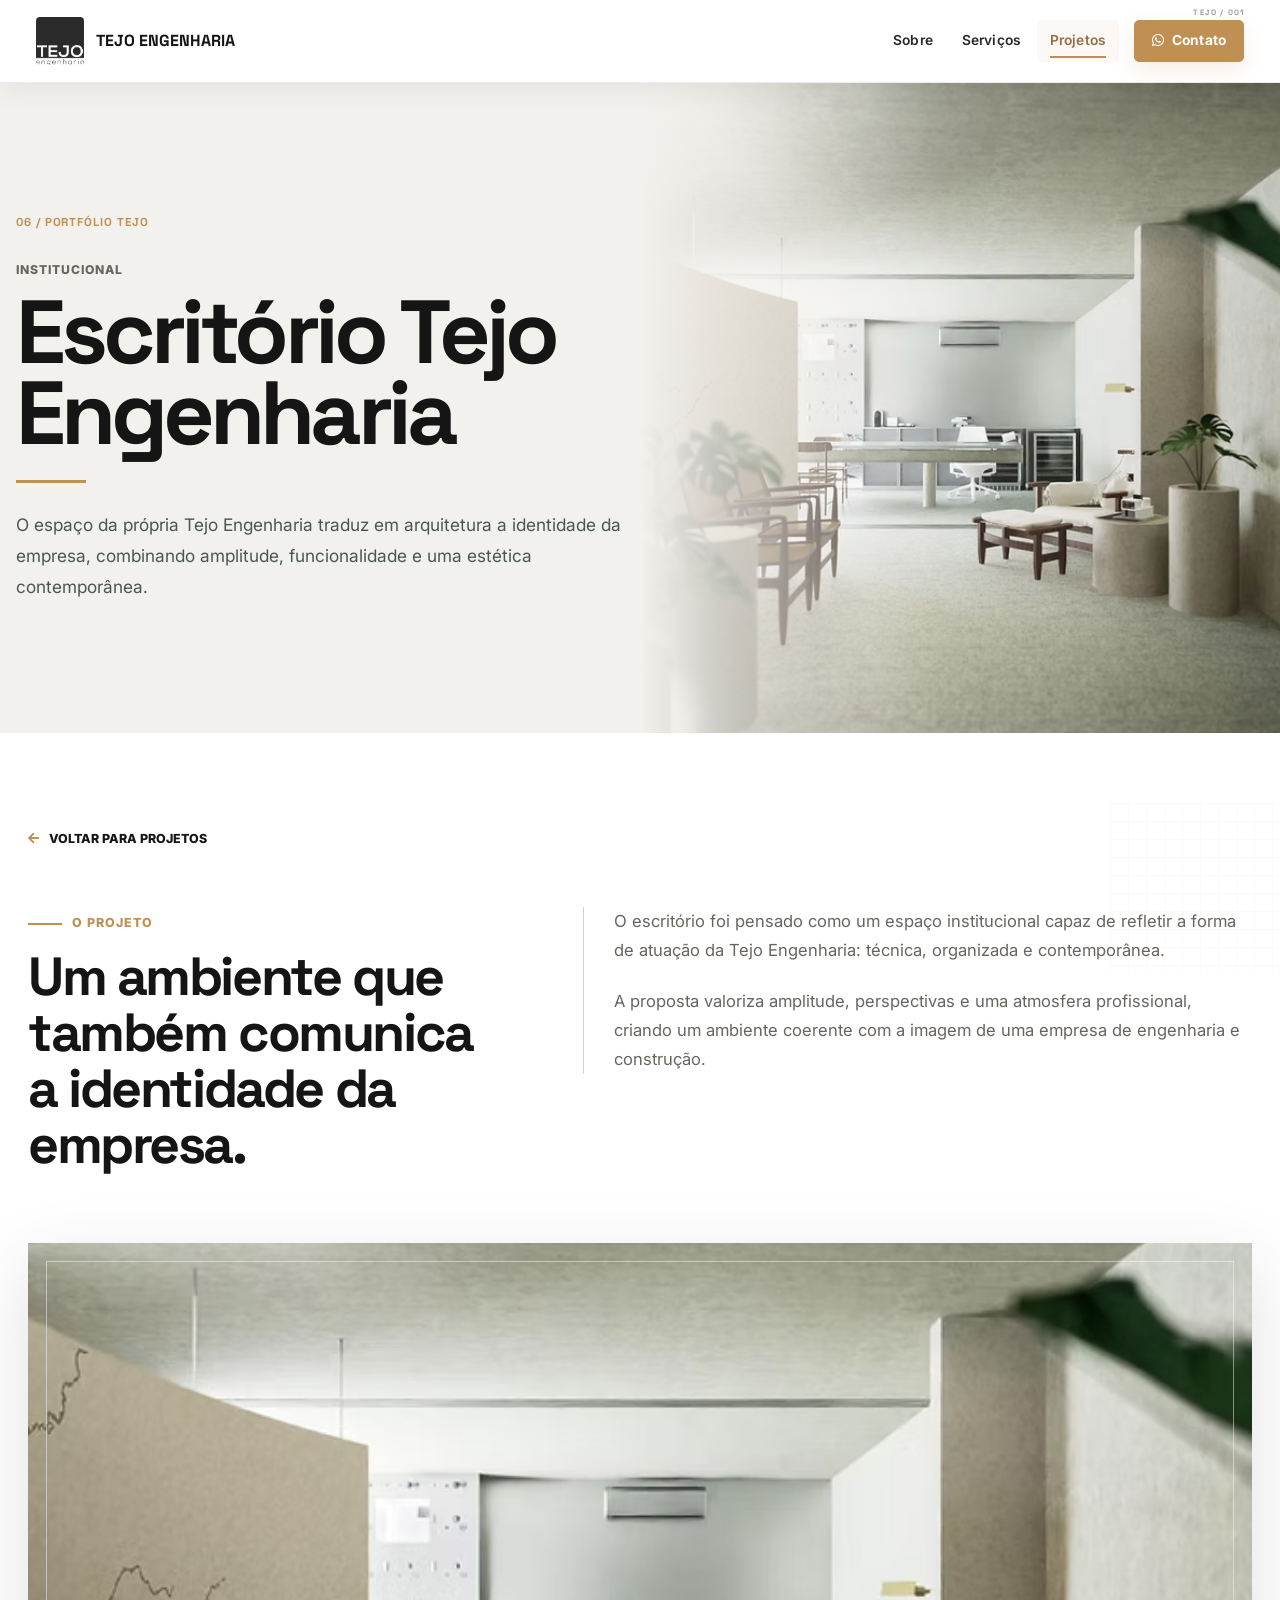
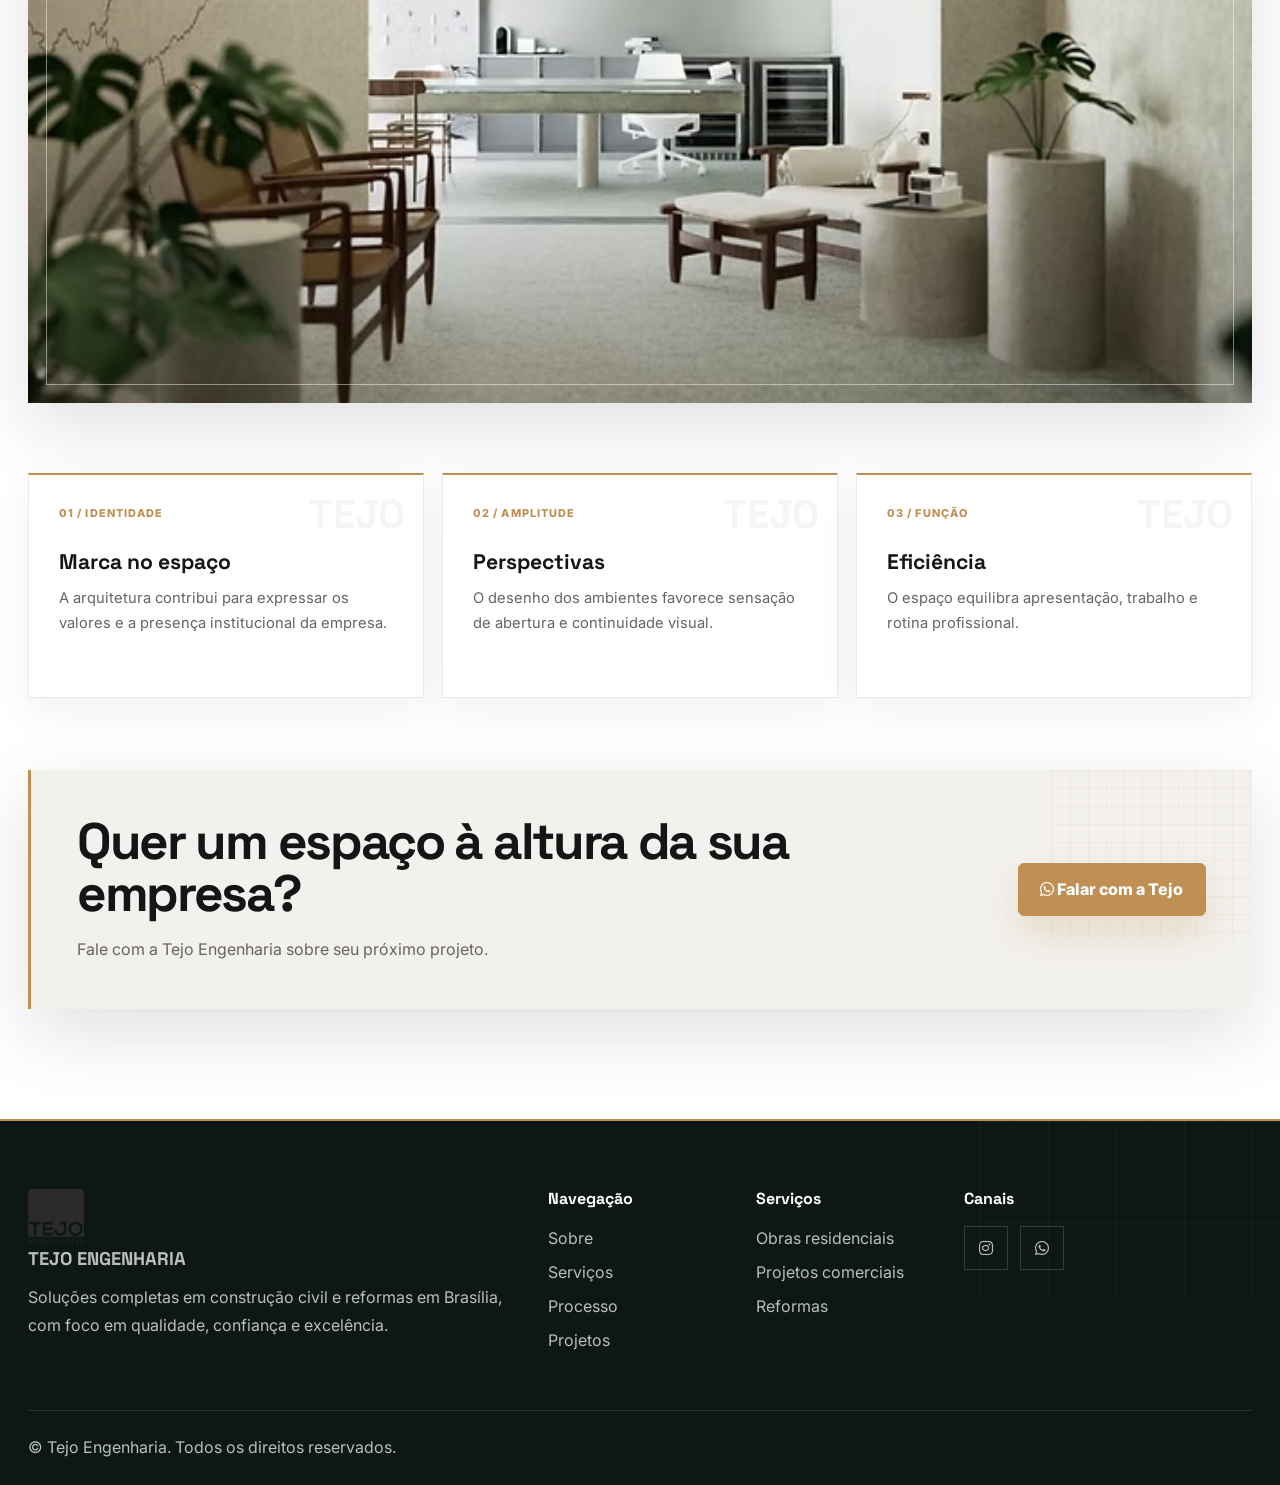
<file: projetos/escritorio-tejo.html>
<!DOCTYPE html>
<html lang="pt-BR">
<head><meta charset="utf-8"><meta name="viewport" content="width=device-width, initial-scale=1.0"><meta name="description" content="Escritório Tejo Engenharia — projeto institucional apresentado pela Tejo Engenharia."><title>Escritório Tejo Engenharia | Tejo Engenharia</title><link href="../logotejo.png" rel="icon" type="image/png"><link rel="preconnect" href="https://fonts.googleapis.com"><link rel="preconnect" href="https://fonts.gstatic.com" crossorigin><link href="https://fonts.googleapis.com/css2?family=Inter:wght@400;500;600;700;800&family=Space+Grotesk:wght@500;600;700&display=swap" rel="stylesheet"><link href="https://cdnjs.cloudflare.com/ajax/libs/font-awesome/5.15.4/css/all.min.css" rel="stylesheet"><link href="https://cdn.jsdelivr.net/npm/bootstrap-icons@1.4.1/font/bootstrap-icons.css" rel="stylesheet"><link href="../css/bootstrap.min.css" rel="stylesheet"><link href="../css/style.css" rel="stylesheet"><link href="../css/project-pages.css" rel="stylesheet"></head>
<body class="project-page"><header class="site-header sticky-top"><div class="container"><nav class="navbar navbar-expand-lg navbar-light" aria-label="Navegação principal"><a href="../index.html#inicio" class="navbar-brand"><img src="../logotejo.png" alt="Tejo Engenharia" width="54" height="54"><span>Tejo Engenharia</span></a><button class="navbar-toggler" type="button" data-bs-toggle="collapse" data-bs-target="#navbarCollapse" aria-controls="navbarCollapse" aria-expanded="false" aria-label="Abrir menu"><span class="navbar-toggler-icon"></span></button><div class="collapse navbar-collapse" id="navbarCollapse"><div class="navbar-nav ms-auto align-items-lg-center"><a href="../index.html#sobre" class="nav-item nav-link">Sobre</a><a href="../index.html#servicos" class="nav-item nav-link">Serviços</a><a href="../index.html#projetos" class="nav-item nav-link active">Projetos</a><a href="https://wa.me/556199322519?text=Ol%C3%A1%2C%20gostaria%20de%20mais%20informa%C3%A7%C3%B5es%20sobre%20a%20Tejo%20Engenharia." class="nav-item nav-link nav-link-cta" target="_blank" rel="noopener"><i class="fab fa-whatsapp"></i> Contato</a></div></div></nav></div></header>
<main><section class="project-detail-hero"><div class="project-detail-hero-image"><img src="../img/project-6.png" alt="Escritório Tejo Engenharia"></div><div class="container project-detail-hero-content"><div class="project-detail-hero-inner"><span class="project-detail-number">06 / Portfólio TEJO</span><span class="project-detail-category">Institucional</span><h1>Escritório Tejo Engenharia</h1><p class="project-detail-hero-lead">O espaço da própria Tejo Engenharia traduz em arquitetura a identidade da empresa, combinando amplitude, funcionalidade e uma estética contemporânea.</p></div></div></section><section class="project-detail-main"><div class="container"><a class="project-back" href="../index.html#projetos"><i class="fas fa-arrow-left"></i> Voltar para projetos</a><div class="project-detail-intro"><div><span class="project-detail-kicker">O projeto</span><h2>Um ambiente que também comunica a identidade da empresa.</h2></div><div class="project-detail-copy"><p>O escritório foi pensado como um espaço institucional capaz de refletir a forma de atuação da Tejo Engenharia: técnica, organizada e contemporânea.</p><p>A proposta valoriza amplitude, perspectivas e uma atmosfera profissional, criando um ambiente coerente com a imagem de uma empresa de engenharia e construção.</p></div></div><figure class="project-detail-image"><img src="../img/project-6.png" alt="Escritório Tejo Engenharia" loading="lazy"></figure><div class="project-detail-grid"><article class="project-detail-card"><span>01 / IDENTIDADE</span><h3>Marca no espaço</h3><p>A arquitetura contribui para expressar os valores e a presença institucional da empresa.</p></article><article class="project-detail-card"><span>02 / AMPLITUDE</span><h3>Perspectivas</h3><p>O desenho dos ambientes favorece sensação de abertura e continuidade visual.</p></article><article class="project-detail-card"><span>03 / FUNÇÃO</span><h3>Eficiência</h3><p>O espaço equilibra apresentação, trabalho e rotina profissional.</p></article></div><div class="project-detail-cta"><div><h2>Quer um espaço à altura da sua empresa?</h2><p>Fale com a Tejo Engenharia sobre seu próximo projeto.</p></div><a class="btn btn-primary btn-lg" href="https://wa.me/556199322519?text=Ol%C3%A1%2C%20gostaria%20de%20conversar%20sobre%20um%20projeto%20com%20a%20Tejo%20Engenharia." target="_blank" rel="noopener"><i class="fab fa-whatsapp"></i> Falar com a Tejo</a></div></div></section></main>
<footer class="site-footer"><div class="container"><div class="row g-4"><div class="col-lg-5"><a href="../index.html#inicio" class="footer-brand"><img src="../logotejo.png" alt="Tejo Engenharia" width="56" height="56"><span>Tejo Engenharia</span></a><p>Soluções completas em construção civil e reformas em Brasília, com foco em qualidade, confiança e excelência.</p></div><div class="col-6 col-lg-2"><h3>Navegação</h3><a href="../index.html#sobre">Sobre</a><a href="../index.html#servicos">Serviços</a><a href="../index.html#processo">Processo</a><a href="../index.html#projetos">Projetos</a></div><div class="col-6 col-lg-2"><h3>Serviços</h3><span>Obras residenciais</span><span>Projetos comerciais</span><span>Reformas</span></div><div class="col-lg-3"><h3>Canais</h3><div class="footer-social"><a href="https://www.instagram.com/tejoengenharia" target="_blank" rel="noopener" aria-label="Instagram"><i class="fab fa-instagram"></i></a><a href="https://wa.me/556199322519?text=Olá,%20gostaria%20de%20mais%20informações!" target="_blank" rel="noopener" aria-label="WhatsApp"><i class="fab fa-whatsapp"></i></a></div></div></div><div class="footer-bottom"><span>&copy; Tejo Engenharia. Todos os direitos reservados.</span></div></div></footer><script src="https://cdn.jsdelivr.net/npm/bootstrap@5.0.0/dist/js/bootstrap.bundle.min.js"></script></body></html>
</file>
<file: css/style.css>
:root {
    --tejo-ink: #151515;
    --tejo-muted: #68645f;
    --tejo-gold: #BF8F54;
    --tejo-gold-dark: #966D3E;
    --tejo-copper: #BF8F54;
    --tejo-stone: #F3F1ED;
    --tejo-line: rgba(21, 21, 21, 0.12);
    --tejo-shadow: 0 24px 70px rgba(21, 21, 21, 0.13);
}

* {
    letter-spacing: 0;
}

html {
    scroll-padding-top: 88px;
}

body {
    color: var(--tejo-muted);
    font-family: "Inter", Arial, sans-serif;
    background: #fff;
}

h1,
h2,
h3,
h4,
h5,
h6,
.navbar-brand {
    color: var(--tejo-ink);
    font-family: "Space Grotesk", "Inter", sans-serif;
    font-weight: 700;
}

p {
    line-height: 1.75;
}

a,
button,
.btn {
    transition: color .25s ease, background-color .25s ease, border-color .25s ease, box-shadow .25s ease, transform .25s ease;
}

a:focus-visible,
button:focus-visible,
.btn:focus-visible,
video:focus-visible {
    outline: 3px solid rgba(201, 135, 75, 0.55);
    outline-offset: 4px;
}

#spinner {
    opacity: 0;
    visibility: hidden;
    transition: opacity .45s ease-out, visibility 0s linear .45s;
    z-index: 99999;
}

#spinner.show {
    opacity: 1;
    visibility: visible;
    transition: opacity .45s ease-out, visibility 0s linear 0s;
}

#spinner .spinner-grow {
    color: var(--tejo-gold) !important;
    width: 3rem;
    height: 3rem;
}

.section-padding {
    padding: 110px 0;
}

.section-eyebrow {
    color: var(--tejo-gold);
    display: inline-flex;
    align-items: center;
    gap: 10px;
    font-size: .78rem;
    font-weight: 800;
    letter-spacing: 0;
    margin-bottom: 16px;
    text-transform: uppercase;
}

.section-eyebrow::before {
    background: var(--tejo-copper);
    content: "";
    display: inline-block;
    height: 2px;
    width: 34px;
}

.section-heading {
    max-width: 760px;
    margin: 0 auto 46px;
}

.section-heading h2,
.section-copy h2,
.values-section h2,
.founder-copy h2,
.cta-panel h2 {
    font-size: 3.2rem;
    line-height: 1.05;
}

.btn {
    border-radius: 6px;
    font-weight: 800;
    padding: .85rem 1.35rem;
}

.btn-lg {
    font-size: 1rem;
}

.btn-primary {
    background: var(--tejo-gold);
    border-color: var(--tejo-gold);
    box-shadow: 0 18px 35px rgba(191, 143, 84, .20);
}

.btn-primary:hover,
.btn-primary:focus {
    background: var(--tejo-ink);
    border-color: var(--tejo-gold-dark);
    transform: translateY(-2px);
}

.btn-outline-dark {
    color: var(--tejo-ink);
    border-color: rgba(18, 32, 31, .26);
}

.btn-outline-dark:hover {
    background: var(--tejo-ink);
    border-color: var(--tejo-ink);
    transform: translateY(-2px);
}

.btn-icon,
.btn-square,
.btn-sm-square,
.btn-lg-square {
    align-items: center;
    border-radius: 6px;
    display: inline-flex;
    justify-content: center;
}

.btn-icon {
    height: 52px;
    padding: 0;
    width: 52px;
}

.btn-lg-square {
    height: 48px;
    padding: 0;
    width: 48px;
}

.site-header {
    background: rgba(255, 255, 255, .94);
    backdrop-filter: blur(18px);
    border-bottom: 1px solid rgba(21, 21, 21, .08);
    box-shadow: 0 10px 35px rgba(21, 21, 21, .05);
    top: 0;
    z-index: 1030;
}

.container {
    max-width: min(100% - 32px, 1320px);
}

.navbar {
    padding: 14px 0;
}

.navbar-brand {
    align-items: center;
    display: inline-flex;
    gap: 12px;
    font-size: 1.05rem;
    text-transform: uppercase;
}

.navbar-brand img,
.footer-brand img {
    border-radius: 5px;
    object-fit: contain;
}

.navbar-toggler {
    border: 1px solid var(--tejo-line);
    border-radius: 6px;
    padding: .55rem .7rem;
}

.navbar .navbar-nav .nav-link {
    color: var(--tejo-ink);
    font-size: .92rem;
    font-weight: 800;
    margin-left: 28px;
    padding: 10px 0;
    position: relative;
}

.navbar .navbar-nav .nav-link::after {
    background: var(--tejo-copper);
    bottom: 4px;
    content: "";
    height: 2px;
    left: 0;
    position: absolute;
    transform: scaleX(0);
    transform-origin: right;
    transition: transform .25s ease;
    width: 100%;
}

.navbar .navbar-nav .nav-link:hover::after,
.navbar .navbar-nav .nav-link.active::after {
    transform: scaleX(1);
    transform-origin: left;
}

.navbar .navbar-nav .nav-link:hover,
.navbar .navbar-nav .nav-link.active {
    color: var(--tejo-gold);
}

.navbar .navbar-nav .nav-link-cta {
    align-items: center;
    background: var(--tejo-gold);
    border-radius: 6px;
    color: #fff;
    display: inline-flex;
    gap: 8px;
    margin-left: 24px;
    padding: 12px 18px;
}

.navbar .navbar-nav .nav-link-cta::after {
    display: none;
}

.navbar .navbar-nav .nav-link-cta:hover {
    background: var(--tejo-ink);
    color: #fff;
}

.hero-section {
    background:
        linear-gradient(105deg, rgba(243, 241, 237, .97) 0%, rgba(243, 241, 237, .86) 48%, rgba(191, 143, 84, .13) 100%),
        url("../img/tejocasa.jpg") center/cover no-repeat;
    overflow: clip;
    padding: 122px 0 86px;
    position: relative;
}

.hero-section::after {
    background: rgba(255, 255, 255, .78);
    content: "";
    inset: 0;
    pointer-events: none;
    position: absolute;
}

.hero-section .container {
    position: relative;
    z-index: 1;
}

.hero-copy h1 {
    font-size: 5.2rem;
    line-height: .96;
    margin-bottom: 24px;
    max-width: 780px;
}

.hero-copy p {
    color: #495653;
    font-size: 1.13rem;
    margin-bottom: 30px;
    max-width: 620px;
}

.hero-actions {
    display: flex;
    flex-wrap: wrap;
    gap: 14px;
}

.hero-actions .btn,
.cta-panel .btn {
    align-items: center;
    display: inline-flex;
    gap: 10px;
}

.hero-media {
    isolation: isolate;
    min-height: 520px;
    overflow: clip;
    position: relative;
}

.hero-media::before {
    background: rgba(191, 143, 84, 0.10);
    border: 1px solid rgba(191, 143, 84, 0.45);
    content: "";
    height: 82%;
    position: absolute;
    right: -28px;
    top: 44px;
    width: 54%;
    z-index: 1;
}

.architectural-build {
    background: rgba(255, 255, 255, .82);
    border: 1px solid rgba(21, 21, 21, .10);
    box-shadow: 0 20px 60px rgba(21, 21, 21, .11);
    height: 300px;
    left: 0;
    overflow: hidden;
    position: absolute;
    top: 0;
    width: min(74%, 430px);
    z-index: 2;
}

.blueprint-grid {
    background-image:
        linear-gradient(rgba(191, 143, 84, .08) 1px, transparent 1px),
        linear-gradient(90deg, rgba(191, 143, 84, .08) 1px, transparent 1px);
    background-size: 22px 22px;
    inset: 0;
    opacity: .9;
    position: absolute;
}

.architectural-build svg {
    height: 100%;
    inset: 0;
    padding: 18px;
    position: absolute;
    width: 100%;
}

.architectural-build .draw {
    animation: drawLine 5.8s ease-in-out infinite;
    fill: none;
    stroke: var(--tejo-gold-dark);
    stroke-dasharray: 720;
    stroke-dashoffset: 720;
    stroke-linecap: round;
    stroke-linejoin: round;
    stroke-width: 5;
}

.architectural-build .draw-delay-2 { animation-delay: .25s; }
.architectural-build .draw-delay-3 { animation-delay: .55s; }
.architectural-build .draw-delay-4 { animation-delay: .8s; }
.architectural-build .draw-delay-5 { animation-delay: 1.05s; }
.architectural-build .draw-delay-6 { animation-delay: 1.3s; }
.architectural-build .draw-delay-7 { animation-delay: 1.55s; }
.architectural-build .draw-delay-8 { animation-delay: 1.8s; opacity: .45; }

.architectural-build .pin {
    animation: pinPulse 5.8s ease-in-out infinite;
    fill: var(--tejo-copper);
    opacity: 0;
}

.architectural-build .pin-1 { animation-delay: 1.4s; }
.architectural-build .pin-2 { animation-delay: 1.8s; }
.architectural-build .pin-3 { animation-delay: 2.2s; }

.build-label {
    background: var(--tejo-ink);
    color: #fff;
    font-size: .67rem;
    font-weight: 800;
    padding: 6px 8px;
    position: absolute;
    text-transform: uppercase;
}

.build-label-idea {
    bottom: 18px;
    left: 18px;
}

.build-label-project {
    left: 48%;
    top: 18px;
    transform: translateX(-50%);
}

.build-label-result {
    bottom: 18px;
    right: 18px;
}

@keyframes drawLine {
    0% {
        opacity: .18;
        stroke-dashoffset: 720;
    }
    32%,
    72% {
        opacity: 1;
        stroke-dashoffset: 0;
    }
    100% {
        opacity: .26;
        stroke-dashoffset: -720;
    }
}

@keyframes pinPulse {
    0%,
    24% {
        opacity: 0;
        transform: scale(.8);
    }
    36%,
    76% {
        opacity: 1;
        transform: scale(1);
    }
    100% {
        opacity: 0;
        transform: scale(1.2);
    }
}

.header-carousel {
    contain: paint;
    box-shadow: var(--tejo-shadow);
    margin-left: auto;
    max-width: 560px;
    overflow: hidden;
    position: relative;
    top: 170px;
}

.header-carousel.owl-carousel,
.header-carousel .owl-stage-outer {
    contain: paint;
    overflow: hidden;
    width: 100%;
}

.header-carousel img {
    aspect-ratio: 4 / 3;
    display: block;
    height: auto;
    object-fit: cover;
    width: 100%;
}

.header-carousel-static img:not(:first-child) {
    display: none;
}

.header-carousel-static {
    display: block !important;
}

.header-carousel .owl-dots {
    bottom: 22px;
    display: flex;
    gap: 8px;
    left: 26px;
    position: absolute;
}

.header-carousel .owl-dot {
    background: rgba(255,255,255,.7) !important;
    border: 0;
    height: 9px;
    width: 9px;
}

.header-carousel .owl-dot.active {
    background: #fff !important;
    width: 30px;
}

.hero-badge {
    background: #fff;
    bottom: -4px;
    box-shadow: 0 18px 45px rgba(21, 21, 21, .16);
    left: 0;
    max-width: 270px;
    padding: 22px;
    position: absolute;
}

.hero-badge span {
    color: var(--tejo-copper);
    display: block;
    font-size: .82rem;
    font-weight: 800;
    margin-bottom: 4px;
    text-transform: uppercase;
}

.hero-badge strong {
    color: var(--tejo-ink);
    display: block;
    font-family: "Space Grotesk", sans-serif;
    font-size: 1.25rem;
    line-height: 1.18;
}

.trust-strip {
    background: var(--tejo-ink);
    overflow: clip;
    padding: 26px 0;
}

.trust-grid {
    display: grid;
    gap: 18px;
    grid-template-columns: repeat(4, 1fr);
}

.trust-item {
    align-items: center;
    color: #fff;
    display: flex;
    gap: 14px;
    justify-content: center;
    min-height: 74px;
}

.trust-item i {
    align-items: center;
    background: rgba(255,255,255,.1);
    color: var(--tejo-copper);
    display: inline-flex;
    height: 46px;
    justify-content: center;
    width: 46px;
}

.trust-item span {
    font-family: "Space Grotesk", sans-serif;
    font-size: 1.1rem;
    font-weight: 700;
}

.about-section {
    background: #fff;
    overflow: clip;
    position: relative;
}

.about-section::before,
.services-section::before,
.projects-section::before {
    border: 1px solid rgba(191, 143, 84, .10);
    content: "";
    height: 180px;
    pointer-events: none;
    position: absolute;
    right: max(24px, calc((100vw - 1320px) / 2));
    top: 80px;
    width: 180px;
}

.about-section::after,
.services-section::after,
.projects-section::after {
    background:
        linear-gradient(90deg, rgba(191, 143, 84, .08) 1px, transparent 1px),
        linear-gradient(rgba(191, 143, 84, .08) 1px, transparent 1px);
    background-size: 18px 18px;
    content: "";
    height: 150px;
    opacity: .55;
    pointer-events: none;
    position: absolute;
    right: max(48px, calc((100vw - 1260px) / 2));
    top: 104px;
    width: 150px;
}

.image-composition {
    display: grid;
    gap: 22px;
    grid-template-columns: 1fr 1fr;
}

.image-composition img {
    box-shadow: 0 18px 45px rgba(21, 21, 21, .12);
    height: 560px;
    object-fit: cover;
    width: 100%;
}

.image-stack {
    align-self: end;
}

.image-stack img {
    height: 420px;
}

.composition-caption {
    align-items: center;
    background: var(--tejo-ink);
    color: #fff;
    display: flex;
    min-height: 124px;
    padding: 24px;
}

.composition-caption span {
    font-family: "Space Grotesk", sans-serif;
    font-size: 1.3rem;
    font-weight: 700;
    line-height: 1.2;
}

.section-copy p {
    font-size: 1.04rem;
}

.about-highlights {
    display: grid;
    gap: 16px;
    margin: 28px 0;
}

.about-highlights div {
    border-left: 3px solid var(--tejo-copper);
    padding-left: 18px;
}

.about-highlights strong,
.about-highlights span {
    display: block;
}

.about-highlights strong {
    color: var(--tejo-ink);
    font-family: "Space Grotesk", sans-serif;
    font-size: 1.2rem;
    margin-bottom: 5px;
}

.social-actions {
    display: flex;
    gap: 12px;
}

.services-section {
    background: var(--tejo-stone);
    overflow: clip;
    position: relative;
}

.service-card {
    background: #fff;
    border: 1px solid rgba(21, 21, 21, .08);
    box-shadow: 0 14px 40px rgba(21, 21, 21, .06);
    height: 100%;
    min-height: 286px;
    padding: 30px;
    position: relative;
    overflow: hidden;
}

.service-card::after {
    background:
        linear-gradient(90deg, rgba(191, 143, 84, .12) 1px, transparent 1px),
        linear-gradient(rgba(191, 143, 84, .12) 1px, transparent 1px);
    background-size: 16px 16px;
    bottom: -48px;
    content: "";
    height: 110px;
    opacity: 0;
    position: absolute;
    right: -34px;
    transition: opacity .25s ease, transform .25s ease;
    width: 130px;
}

.service-card:hover {
    border-color: rgba(201, 135, 75, .5);
    box-shadow: 0 24px 65px rgba(21, 21, 21, .12);
    transform: translateY(-6px);
}

.service-card:hover::after {
    opacity: .45;
    transform: translate(-12px, -10px);
}

.service-card i {
    align-items: center;
    background: rgba(191, 143, 84, .08);
    color: var(--tejo-gold);
    display: inline-flex;
    font-size: 1.35rem;
    height: 54px;
    justify-content: center;
    margin-bottom: 26px;
    width: 54px;
}

.service-card h3,
.value-item h3 {
    font-size: 1.32rem;
    margin-bottom: 14px;
}

.service-card p,
.value-item p {
    margin-bottom: 0;
}

.values-section {
    background: #fff;
    overflow: clip;
}

.value-list {
    border-top: 1px solid var(--tejo-line);
}

.value-item {
    border-bottom: 1px solid var(--tejo-line);
    display: grid;
    gap: 24px;
    grid-template-columns: 70px 1fr;
    padding: 26px 0;
}

.value-item span {
    color: var(--tejo-copper);
    font-family: "Space Grotesk", sans-serif;
    font-size: 1.35rem;
    font-weight: 700;
}

.projects-section {
    background: #f9faf9;
    overflow: clip;
    position: relative;
}

.project-showcase {
    display: grid;
    gap: 22px;
    grid-template-columns: minmax(290px, .78fr) 1.22fr;
}

.project-video {
    background: var(--tejo-ink);
    min-height: 100%;
}

.project-video video {
    display: block;
    height: 100%;
    max-height: 780px;
    min-height: 520px;
    object-fit: cover;
    width: 100%;
}

.project-gallery {
    display: grid;
    gap: 18px;
    grid-template-columns: repeat(3, 1fr);
}

.project-item {
    background: var(--tejo-ink);
    color: #fff;
    display: block;
    min-height: 250px;
    overflow: hidden;
    position: relative;
}

.project-item::after {
    background: linear-gradient(180deg, rgba(18, 32, 31, 0) 35%, rgba(21, 21, 21, .82) 100%);
    content: "";
    inset: 0;
    position: absolute;
}

.project-item img {
    height: 100%;
    object-fit: cover;
    transition: transform .5s ease;
    width: 100%;
}

.project-item span {
    bottom: 20px;
    color: #fff;
    font-family: "Space Grotesk", sans-serif;
    font-weight: 700;
    left: 20px;
    position: absolute;
    right: 20px;
    z-index: 1;
}

.process-section {
    background: linear-gradient(180deg, #fff 0%, #f8faf9 100%);
    overflow: clip;
    position: relative;
}

.process-section::before {
    background:
        linear-gradient(90deg, rgba(191, 143, 84, .07) 1px, transparent 1px),
        linear-gradient(rgba(191, 143, 84, .07) 1px, transparent 1px);
    background-size: 28px 28px;
    content: "";
    inset: 34px 0 auto 0;
    height: 220px;
    pointer-events: none;
    position: absolute;
}

.process-track {
    counter-reset: process;
    display: grid;
    gap: 22px;
    grid-template-columns: repeat(5, minmax(0, 1fr));
    position: relative;
}

.process-track::before {
    background: linear-gradient(90deg, transparent 0, var(--tejo-copper) 12%, var(--tejo-gold) 88%, transparent 100%);
    content: "";
    height: 2px;
    left: 4%;
    opacity: .45;
    position: absolute;
    right: 4%;
    top: 35px;
}

.process-step {
    background: rgba(255, 255, 255, .92);
    border: 1px solid rgba(21, 21, 21, .10);
    box-shadow: 0 14px 44px rgba(21, 21, 21, .06);
    min-height: 240px;
    padding: 78px 22px 24px;
    position: relative;
}

.process-step::before {
    animation: stepPulse 4.8s ease-in-out infinite;
    background: #fff;
    border: 2px solid var(--tejo-gold);
    box-shadow: 0 0 0 8px rgba(191, 143, 84, .08);
    content: "";
    height: 18px;
    left: 22px;
    position: absolute;
    top: 27px;
    width: 18px;
}

.process-step:nth-child(2)::before { animation-delay: .35s; }
.process-step:nth-child(3)::before { animation-delay: .7s; }
.process-step:nth-child(4)::before { animation-delay: 1.05s; }
.process-step:nth-child(5)::before { animation-delay: 1.4s; }

@keyframes stepPulse {
    0%,
    100% {
        transform: scale(1);
    }
    50% {
        transform: scale(1.18);
    }
}

.process-step span {
    color: var(--tejo-copper);
    font-family: "Space Grotesk", sans-serif;
    font-size: .82rem;
    font-weight: 800;
    position: absolute;
    right: 22px;
    top: 24px;
}

.process-step h3 {
    font-size: 1.28rem;
    margin-bottom: 12px;
}

.process-step p {
    margin: 0;
}

.project-item:hover {
    color: #fff;
}

.project-item:hover img {
    transform: scale(1.08);
}

.founder-section {
    background: var(--tejo-ink);
    color: rgba(255, 255, 255, .76);
    overflow: clip;
}

.founder-panel {
    align-items: center;
    display: grid;
    gap: 52px;
    grid-template-columns: 360px 1fr;
}

.founder-image img {
    box-shadow: 0 22px 70px rgba(0, 0, 0, .28);
    object-fit: cover;
    width: 100%;
}

.founder-copy h2 {
    color: #fff;
}

.founder-copy .section-eyebrow,
.cta-panel .section-eyebrow {
    color: var(--tejo-copper);
}

.founder-copy p {
    color: rgba(255, 255, 255, .76);
    font-size: 1.04rem;
    max-width: 780px;
}

.cta-section {
    background: var(--tejo-stone);
    overflow: clip;
    padding: 78px 0;
}

.cta-panel {
    align-items: center;
    background: #fff;
    box-shadow: var(--tejo-shadow);
    display: flex;
    gap: 32px;
    justify-content: space-between;
    padding: 46px;
}

.cta-panel h2 {
    margin-bottom: 14px;
}

.cta-panel p {
    margin-bottom: 0;
    max-width: 720px;
}

.site-footer {
    background: #0c1716;
    color: rgba(255, 255, 255, .72);
    overflow: clip;
    padding: 68px 0 26px;
}

.footer-brand {
    align-items: center;
    color: #fff;
    display: inline-flex;
    font-family: "Space Grotesk", sans-serif;
    font-size: 1.15rem;
    font-weight: 700;
    gap: 12px;
    margin-bottom: 22px;
    text-transform: uppercase;
}

.footer-brand:hover {
    color: #fff;
}

.site-footer h3 {
    color: #fff;
    font-size: 1rem;
    margin-bottom: 18px;
}

.site-footer a,
.site-footer span {
    color: rgba(255, 255, 255, .72);
    display: block;
    margin-bottom: 10px;
}

.site-footer a:hover {
    color: #fff;
}

.footer-social {
    display: flex;
    gap: 12px;
}

.footer-social a {
    align-items: center;
    border: 1px solid rgba(255, 255, 255, .16);
    display: inline-flex;
    height: 44px;
    justify-content: center;
    margin: 0;
    width: 44px;
}

.footer-social a:hover {
    background: var(--tejo-gold);
    border-color: var(--tejo-gold);
}

.footer-bottom {
    border-top: 1px solid rgba(255, 255, 255, .1);
    margin-top: 48px;
    padding-top: 24px;
}

.footer-bottom span {
    margin: 0;
}

.back-to-top {
    background: var(--tejo-gold);
    border: 0;
    bottom: 32px;
    box-shadow: 0 15px 35px rgba(21, 21, 21, .20);
    color: #fff;
    display: none;
    position: fixed;
    right: 32px;
    z-index: 99;
}

.back-to-top:hover {
    background: var(--tejo-ink);
    color: #fff;
    transform: translateY(-3px);
}

@media (max-width: 1199.98px) {
    .hero-copy h1 {
        font-size: 4.35rem;
    }

    .section-heading h2,
    .section-copy h2,
    .values-section h2,
    .founder-copy h2,
    .cta-panel h2 {
        font-size: 2.8rem;
    }

    .hero-media {
        min-height: 470px;
    }

    .project-gallery {
        grid-template-columns: repeat(2, 1fr);
    }

    .process-track {
        grid-template-columns: repeat(3, minmax(0, 1fr));
    }

    .process-track::before {
        display: none;
    }
}

@media (max-width: 991.98px) {
    .section-padding {
        padding: 82px 0;
    }

    .hero-copy h1 {
        font-size: 4rem;
    }

    .section-heading h2,
    .section-copy h2,
    .values-section h2,
    .founder-copy h2,
    .cta-panel h2 {
        font-size: 2.55rem;
    }

    .navbar-collapse {
        background: #fff;
        border-top: 1px solid var(--tejo-line);
        margin-top: 14px;
        padding: 12px 0 4px;
    }

    .navbar .navbar-nav .nav-link,
    .navbar .navbar-nav .nav-link-cta {
        margin-left: 0;
        margin-top: 4px;
        padding: 12px 14px;
    }

    .navbar .navbar-nav .nav-link::after {
        display: none;
    }

    .hero-section {
        padding-top: 98px;
    }

    .hero-media {
        min-height: auto;
        padding-top: 0;
    }

    .hero-media::before {
        right: -12px;
        top: 24px;
    }

    .header-carousel {
        max-width: 100%;
        top: 0;
    }

    .architectural-build {
        height: 260px;
        margin-bottom: 18px;
        position: relative;
        width: 100%;
    }

    .project-showcase,
    .founder-panel {
        grid-template-columns: 1fr;
    }

    .process-track {
        grid-template-columns: repeat(2, minmax(0, 1fr));
    }

    .project-video video {
        max-height: none;
        min-height: 420px;
    }

    .founder-image {
        max-width: 360px;
    }

    .cta-panel {
        align-items: flex-start;
        flex-direction: column;
    }
}

@media (max-width: 767.98px) {
    .section-padding {
        padding: 68px 0;
    }

    .about-section::before,
    .about-section::after,
    .services-section::before,
    .services-section::after,
    .projects-section::before,
    .projects-section::after {
        display: none;
    }

    .navbar-brand span {
        font-size: .95rem;
    }

    .hero-section {
        padding: 78px 0 56px;
    }

    .hero-copy h1 {
        font-size: 2.6rem;
    }

    .section-heading h2,
    .section-copy h2,
    .values-section h2,
    .founder-copy h2,
    .cta-panel h2 {
        font-size: 2.15rem;
    }

    .hero-copy p {
        font-size: 1rem;
    }

    .hero-actions .btn,
    .cta-panel .btn {
        justify-content: center;
        width: 100%;
    }

    .hero-media::before {
        display: none;
    }

    .hero-badge {
        margin-top: 16px;
        max-width: 100%;
        position: static;
    }

    .trust-grid {
        grid-template-columns: repeat(2, 1fr);
    }

    .trust-item {
        justify-content: flex-start;
    }

    .image-composition {
        grid-template-columns: 1fr;
    }

    .image-composition img,
    .image-stack img {
        height: auto;
        max-height: 480px;
    }

    .project-gallery {
        grid-template-columns: 1fr;
    }

    .project-video video {
        min-height: 320px;
    }

    .project-item {
        min-height: 320px;
    }

    .process-track {
        grid-template-columns: 1fr;
    }

    .process-step {
        min-height: 0;
        padding: 62px 22px 22px;
    }

    .value-item {
        grid-template-columns: 1fr;
    }

    .cta-panel {
        padding: 30px;
    }

    .back-to-top {
        bottom: 20px;
        right: 20px;
    }
}

@media (min-width: 1800px) {
    .container {
        max-width: 1440px;
    }

    .hero-copy h1 {
        max-width: 820px;
    }

    .hero-section {
        padding-bottom: 120px;
        padding-top: 150px;
    }
}

@media (prefers-reduced-motion: reduce) {
    *,
    *::before,
    *::after {
        animation-duration: .001ms !important;
        animation-iteration-count: 1 !important;
        scroll-behavior: auto !important;
        transition-duration: .001ms !important;
    }

    .architectural-build .draw {
        stroke-dashoffset: 0;
    }
}

@media (max-width: 420px) {
    .navbar-brand img {
        height: 46px;
        width: 46px;
    }

    .navbar-brand span {
        max-width: 165px;
    }

    .hero-copy h1 {
        font-size: 2.25rem;
    }

    .trust-grid {
        grid-template-columns: 1fr;
    }
}

@media (max-width: 575.98px) {
    .header-carousel .owl-stage {
        transform: none !important;
        width: 100% !important;
    }

    .header-carousel .owl-item {
        display: none;
        width: 100% !important;
    }

    .header-carousel .owl-item.active,
    .header-carousel .owl-item:first-child {
        display: block;
    }

    .header-carousel .owl-item.cloned {
        display: none;
    }

    .header-carousel .owl-dots {
        display: none;
    }
}

/* =========================================================
   HERO — COMPOSIÇÃO ARQUITETÔNICA / NOVA IDENTIDADE
   ========================================================= */

@media (min-width: 992px) {
    .hero-media {
        min-height: 590px;
        overflow: visible;
        position: relative;
    }

    .hero-media::before {
        background: rgba(191, 143, 84, 0.10);
        border: 1px solid rgba(191, 143, 84, 0.45);
        right: -28px;
        top: 44px;
        width: 54%;
        z-index: 1;
    }

    .architectural-build {
        height: 300px;
        left: 0;
        position: absolute;
        top: 0;
        width: min(74%, 430px);
        z-index: 3;
    }

    .header-carousel {
        left: auto;
        margin: 0;
        max-width: 560px;
        position: absolute;
        right: 0;
        top: 170px;
        width: 82%;
        z-index: 2;
    }

    .hero-badge {
        bottom: 0;
        left: 0;
        max-width: 270px;
        position: absolute;
        width: 270px;
        z-index: 10;
    }
}

@media (min-width: 1200px) {
    .hero-copy h1 {
        font-size: 4.6rem;
        line-height: .98;
    }
}

/* =========================================================
   TEJO ARCHITECTURAL — CAMADA VISUAL
   ========================================================= */

body {
    background: #f7f5f1;
}

.hero-section,
.about-section,
.services-section,
.values-section,
.projects-section,
.process-section,
.cta-section {
    isolation: isolate;
}

.section-padding {
    position: relative;
}

.section-padding::before {
    color: rgba(21, 21, 21, .035);
    content: attr(data-section);
    font-family: "Space Grotesk", "Inter", sans-serif;
    font-size: clamp(7rem, 15vw, 13rem);
    font-weight: 700;
    line-height: .8;
    pointer-events: none;
    position: absolute;
    right: max(20px, calc((100vw - 1320px) / 2));
    top: 36px;
    user-select: none;
    z-index: -1;
}

.architectural-frame {
    pointer-events: none;
    position: absolute;
    z-index: 3;
}

.architectural-frame::before,
.architectural-frame::after {
    border-color: rgba(191, 143, 84, .72);
    border-style: solid;
    content: "";
    height: 54px;
    position: absolute;
    width: 54px;
}

.architectural-frame::before {
    border-width: 1px 0 0 1px;
    left: 0;
    top: 0;
}

.architectural-frame::after {
    border-width: 0 1px 1px 0;
    bottom: 0;
    right: 0;
}

.section-heading,
.section-copy,
.values-section .container,
.projects-section .container,
.process-section .container {
    position: relative;
}

.section-heading::before {
    background: var(--tejo-gold);
    content: "";
    height: 1px;
    left: 0;
    position: absolute;
    top: -20px;
    width: 72px;
}

.section-heading::after {
    background:
        linear-gradient(90deg, var(--tejo-gold) 0 18px, transparent 18px 25px, rgba(21,21,21,.16) 25px 26px, transparent 26px);
    content: "";
    height: 1px;
    position: absolute;
    right: 0;
    top: -20px;
    width: 150px;
}

.site-header {
    border-bottom: 1px solid rgba(21, 21, 21, .11);
    position: relative;
}

.site-header::after {
    background: linear-gradient(90deg, transparent, var(--tejo-gold), transparent);
    bottom: -1px;
    content: "";
    height: 1px;
    left: 18%;
    opacity: .7;
    position: absolute;
    width: 64%;
}

.navbar-brand {
    letter-spacing: .04em;
}

.navbar .navbar-nav .nav-link::after {
    background: var(--tejo-gold);
}

.navbar .navbar-nav .nav-link-cta {
    box-shadow: 0 12px 28px rgba(191, 143, 84, .20);
}

.hero-section {
    min-height: 760px;
}

.hero-section::before {
    background:
        linear-gradient(90deg, rgba(21,21,21,.055) 1px, transparent 1px),
        linear-gradient(rgba(21,21,21,.055) 1px, transparent 1px);
    background-size: 48px 48px;
    content: "";
    inset: 0;
    opacity: .28;
    pointer-events: none;
    position: absolute;
    z-index: 0;
}

.hero-section::after {
    background:
        linear-gradient(105deg, rgba(247,245,241,.88) 0%, rgba(247,245,241,.72) 48%, rgba(247,245,241,.38) 100%);
}

.hero-copy {
    position: relative;
}

.hero-copy::before {
    color: rgba(21,21,21,.055);
    content: "TEJO";
    font-family: "Space Grotesk", sans-serif;
    font-size: clamp(7rem, 13vw, 12rem);
    font-weight: 700;
    left: -40px;
    line-height: .8;
    pointer-events: none;
    position: absolute;
    top: -74px;
    user-select: none;
    z-index: -1;
}

.hero-copy h1 {
    letter-spacing: -.035em;
}

.hero-copy h1::after {
    background: var(--tejo-gold);
    content: "";
    display: block;
    height: 3px;
    margin-top: 28px;
    width: 78px;
}

.hero-media {
    position: relative;
}

.hero-media::after {
    border: 1px solid rgba(191,143,84,.55);
    content: "";
    inset: 18px -18px -18px 18px;
    pointer-events: none;
    position: absolute;
    z-index: 0;
}

.architectural-build {
    box-shadow: 0 25px 70px rgba(21,21,21,.13);
}

.architectural-build::after {
    border: 1px solid rgba(191,143,84,.55);
    content: "";
    inset: 10px;
    pointer-events: none;
    position: absolute;
    z-index: 5;
}

.header-carousel {
    box-shadow: 0 30px 80px rgba(21,21,21,.18);
}

.header-carousel::before {
    color: rgba(255,255,255,.85);
    content: "TEJO / OBRA";
    font-family: "Space Grotesk", sans-serif;
    font-size: .62rem;
    font-weight: 700;
    left: 18px;
    letter-spacing: .16em;
    position: absolute;
    text-transform: uppercase;
    top: 16px;
    z-index: 4;
}

.hero-badge {
    border-left: 4px solid var(--tejo-gold);
}

.trust-strip {
    position: relative;
}

.trust-strip::before,
.trust-strip::after {
    background: var(--tejo-gold);
    content: "";
    height: 1px;
    left: 0;
    opacity: .75;
    position: absolute;
    width: 100%;
}

.trust-strip::before { top: 0; }
.trust-strip::after { bottom: 0; }

.trust-item {
    border-right: 1px solid rgba(255,255,255,.10);
}

.trust-item:last-child {
    border-right: 0;
}

/* ---------- Sobre: fotografia como quadro ---------- */

.image-composition {
    position: relative;
}

.image-composition::before {
    border: 1px solid var(--tejo-gold);
    content: "";
    inset: -18px 18px 18px -18px;
    opacity: .65;
    pointer-events: none;
    position: absolute;
    z-index: 0;
}

.image-composition > * {
    position: relative;
    z-index: 1;
}

.composition-caption {
    border-left: 4px solid var(--tejo-gold);
}

.service-card {
    border-top: 2px solid transparent;
}

.service-card:hover {
    border-top-color: var(--tejo-gold);
}

.service-card::before {
    color: rgba(21,21,21,.07);
    content: "///";
    font-family: "Space Grotesk", sans-serif;
    font-size: 1.1rem;
    font-weight: 700;
    position: absolute;
    right: 22px;
    top: 18px;
}

.service-card i {
    border: 1px solid rgba(191,143,84,.38);
}

.value-list {
    position: relative;
}

.value-list::before {
    background: var(--tejo-gold);
    content: "";
    height: calc(100% - 52px);
    left: 23px;
    opacity: .35;
    position: absolute;
    top: 26px;
    width: 1px;
}

.value-item {
    position: relative;
}

.value-item span {
    background: #fff;
    position: relative;
    z-index: 1;
}

.project-showcase {
    position: relative;
}

.project-showcase::before {
    border: 1px solid rgba(191,143,84,.55);
    content: "";
    inset: 18px -18px -18px 18px;
    pointer-events: none;
    position: absolute;
    z-index: 0;
}

.project-video,
.project-gallery {
    position: relative;
    z-index: 1;
}

.project-video {
    border-top: 3px solid var(--tejo-gold);
}

.project-item {
    border: 1px solid rgba(21,21,21,.10);
}

.project-item::before {
    color: rgba(255,255,255,.8);
    content: "TEJO";
    font-family: "Space Grotesk", sans-serif;
    font-size: .58rem;
    font-weight: 700;
    left: 18px;
    letter-spacing: .16em;
    position: absolute;
    top: 18px;
    z-index: 2;
}

.process-section::after {
    background:
        linear-gradient(90deg, rgba(191,143,84,.12) 1px, transparent 1px),
        linear-gradient(rgba(191,143,84,.12) 1px, transparent 1px);
    background-size: 36px 36px;
    content: "";
    inset: 0;
    pointer-events: none;
    position: absolute;
}

.process-section .container {
    z-index: 1;
}

.process-step {
    border-top: 2px solid var(--tejo-gold);
}

.process-step::before {
    border-color: var(--tejo-gold);
    box-shadow: 0 0 0 8px rgba(191,143,84,.08);
}

.process-track::before {
    background: linear-gradient(90deg, transparent 0, var(--tejo-gold) 12%, var(--tejo-gold-dark) 88%, transparent 100%);
}

.founder-image {
    position: relative;
}

.founder-image::after {
    border: 1px solid var(--tejo-gold);
    content: "";
    inset: 18px -18px -18px 18px;
    pointer-events: none;
    position: absolute;
}

.founder-image img {
    position: relative;
    z-index: 1;
}

.cta-panel {
    border-top: 3px solid var(--tejo-gold);
    position: relative;
}

.cta-panel::after {
    border: 1px solid rgba(191,143,84,.4);
    content: "";
    inset: 12px;
    pointer-events: none;
    position: absolute;
}

.cta-panel > * {
    position: relative;
    z-index: 1;
}

.site-footer {
    border-top: 2px solid var(--tejo-gold);
    position: relative;
}

.site-footer::before {
    background:
        linear-gradient(90deg, rgba(191,143,84,.09) 1px, transparent 1px),
        linear-gradient(rgba(191,143,84,.09) 1px, transparent 1px);
    background-size: 34px 34px;
    content: "";
    height: 180px;
    opacity: .55;
    pointer-events: none;
    position: absolute;
    right: 0;
    top: 0;
    width: 300px;
}

.section-eyebrow {
    letter-spacing: .08em;
}

.section-eyebrow::before {
    background: var(--tejo-gold);
}

.btn-primary {
    box-shadow: 0 18px 35px rgba(191,143,84,.22);
}

.btn-primary:hover,
.btn-primary:focus {
    box-shadow: 0 20px 42px rgba(191,143,84,.28);
}

@media (prefers-reduced-motion: no-preference) {
    .architectural-frame::before,
    .architectural-frame::after {
        transition: width .5s ease, height .5s ease;
    }

    .architectural-frame:hover::before,
    .architectural-frame:hover::after {
        height: 70px;
        width: 70px;
    }

    .project-item:hover,
    .service-card:hover {
        transition-duration: .35s;
    }
}

@media (max-width: 991.98px) {
    .hero-section {
        min-height: auto;
    }

    .hero-copy::before {
        left: -20px;
        top: -34px;
    }

    .hero-media::after {
        inset: 12px -10px -10px 10px;
    }

    .section-padding::before {
        font-size: 8rem;
    }
}

@media (max-width: 767.98px) {
    .hero-copy::before,
    .section-padding::before {
        display: none;
    }

    .hero-media::after,
    .image-composition::before,
    .project-showcase::before,
    .founder-image::after {
        display: none;
    }

    .section-heading::after {
        width: 90px;
    }

    .trust-item {
        border-right: 0;
    }

    .value-list::before {
        display: none;
    }
}

/* =========================================================
   TEJO ARCHITECTURAL — HEADER EMOLDURADO
   ========================================================= */

.site-header {
    background:
        linear-gradient(
            90deg,
            rgba(247,245,241,.97) 0%,
            rgba(247,245,241,.91) 42%,
            rgba(247,245,241,.82) 100%
        ),
        url("../img/tejocasa.jpg") center 42% / cover no-repeat;
    min-height: 96px;
    overflow: visible;
    padding: 0;
}

.site-header::before {
    background:
        linear-gradient(90deg, rgba(191,143,84,.12) 1px, transparent 1px),
        linear-gradient(rgba(191,143,84,.12) 1px, transparent 1px);
    background-size: 34px 34px;
    content: "";
    inset: 0;
    opacity: .42;
    pointer-events: none;
    position: absolute;
    z-index: 0;
}

.site-header::after {
    background: linear-gradient(
        90deg,
        transparent 0%,
        rgba(191,143,84,.35) 15%,
        var(--tejo-gold) 50%,
        rgba(191,143,84,.35) 85%,
        transparent 100%
    );
    bottom: 0;
    content: "";
    height: 1px;
    left: 8%;
    opacity: .85;
    position: absolute;
    width: 84%;
    z-index: 3;
}

.site-header .navbar {
    min-height: 96px;
    position: relative;
    z-index: 2;
}

.site-header .navbar::before {
    border: 1px solid rgba(191,143,84,.68);
    content: "";
    inset: 8px 0;
    pointer-events: none;
    position: absolute;
    z-index: -1;
}

.site-header .navbar::after {
    border-color: var(--tejo-gold);
    border-style: solid;
    border-width: 0 0 1px 1px;
    bottom: 3px;
    content: "";
    height: 14px;
    left: 10px;
    opacity: .9;
    position: absolute;
    width: 14px;
}

.site-header .navbar-brand {
    position: relative;
    z-index: 2;
}

.site-header .navbar-brand::before,
.site-header .navbar-brand::after {
    background: var(--tejo-gold);
    content: "";
    height: 1px;
    opacity: .8;
    position: absolute;
}

.site-header .navbar-brand::before {
    left: -28px;
    top: -5px;
    width: 22px;
}

.site-header .navbar-brand::after {
    bottom: -5px;
    right: -26px;
    width: 20px;
}

.site-header .navbar-nav {
    position: relative;
}

.site-header .navbar-nav::after {
    color: rgba(21,21,21,.48);
    content: "TEJO / 001";
    font-family: "Space Grotesk", sans-serif;
    font-size: .48rem;
    font-weight: 700;
    letter-spacing: .16em;
    pointer-events: none;
    position: absolute;
    right: 0;
    top: -12px;
}

.site-header .nav-link-cta {
    border: 1px solid rgba(191,143,84,.9);
    box-shadow: 0 12px 28px rgba(191,143,84,.20);
}

@media (max-width: 991.98px) {
    .site-header {
        min-height: 76px;
        background:
            linear-gradient(
                90deg,
                rgba(247,245,241,.98),
                rgba(247,245,241,.92)
            ),
            url("../img/tejocasa.jpg") center / cover no-repeat;
    }

    .site-header .navbar {
        min-height: 76px;
    }

    .site-header .navbar::before {
        inset: 6px 8px;
    }

    .site-header .navbar-brand::before,
    .site-header .navbar-brand::after,
    .site-header .navbar-nav::after {
        display: none;
    }
}

/* =========================================================
   TEJO — HEADER FINAL LIMPO
   ========================================================= */

.site-header {
    background:
        linear-gradient(
            90deg,
            rgba(247,245,241,.97) 0%,
            rgba(247,245,241,.91) 48%,
            rgba(247,245,241,.84) 100%
        ),
        url("../img/tejocasa.jpg") center 42% / cover no-repeat !important;
    border: 0 !important;
    box-shadow: none !important;
    overflow: visible;
    position: relative;
}

.site-header::before,
.site-header::after,
.site-header .navbar::before,
.site-header .navbar::after,
.site-header .navbar-brand::before,
.site-header .navbar-brand::after,
.site-header .navbar-nav::after {
    content: none !important;
    display: none !important;
}

.site-header .navbar {
    border: 1px solid rgba(191, 143, 84, .62) !important;
    box-shadow: none !important;
    min-height: 96px;
    position: relative;
}

.site-header .navbar {
    background:
        linear-gradient(#BF8F54, #BF8F54) left 12px top 0 / 22px 1px no-repeat,
        linear-gradient(#BF8F54, #BF8F54) right 12px bottom 0 / 22px 1px no-repeat,
        transparent;
}

.site-header .navbar .nav-link {
    border: 0 !important;
    box-shadow: none !important;
}

.site-header .navbar .nav-link-cta {
    border: 1px solid rgba(191,143,84,.85) !important;
    box-shadow: 0 10px 24px rgba(191,143,84,.18) !important;
}

.site-header .navbar .navbar-nav::after {
    content: "TEJO / 001" !important;
    display: block !important;
    color: rgba(21,21,21,.42);
    font-family: "Space Grotesk", sans-serif;
    font-size: .48rem;
    font-weight: 700;
    letter-spacing: .15em;
    pointer-events: none;
    position: absolute;
    right: 0;
    top: -13px;
}

.site-header {
    border-bottom: 1px solid rgba(191,143,84,.38) !important;
}

@media (max-width: 991.98px) {
    .site-header {
        background:
            linear-gradient(
                90deg,
                rgba(247,245,241,.98),
                rgba(247,245,241,.92)
            ),
            url("../img/tejocasa.jpg") center / cover no-repeat !important;
        border-bottom: 1px solid rgba(191,143,84,.38) !important;
    }

    .site-header .navbar {
        border: 1px solid rgba(191,143,84,.55) !important;
        min-height: 76px;
    }

    .site-header .navbar .navbar-nav::after {
        display: none !important;
    }
}

/* =========================================================
   TEJO ARCHITECTURAL
   SERVIÇOS — FOTOGRAFIAS DAS OBRAS
   ========================================================= */

.service-image {
    border: 1px solid rgba(191, 143, 84, .45);
    height: 155px;
    margin: 18px 0 22px;
    overflow: hidden;
    position: relative;
    z-index: 3;
}

.service-image img {
    display: block;
    height: 100%;
    object-fit: cover;
    object-position: center;
    transform: scale(1.01);
    transition:
        transform .7s cubic-bezier(.2,.7,.2,1),
        filter .7s ease;
    width: 100%;
}

.service-image-overlay {
    background:
        linear-gradient(
            135deg,
            rgba(191, 143, 84, .18),
            transparent 45%,
            rgba(21, 21, 21, .22)
        );
    inset: 0;
    pointer-events: none;
    position: absolute;
    transition: background .5s ease;
}

.service-image-label {
    background: rgba(21, 21, 21, .72);
    bottom: 10px;
    color: #fff;
    font-family: "Space Grotesk", sans-serif;
    font-size: .48rem;
    font-weight: 700;
    left: 10px;
    letter-spacing: .14em;
    padding: 6px 9px;
    position: absolute;
}

.service-image::after {
    border-color: #BF8F54;
    border-style: solid;
    border-width: 0 1px 1px 0;
    bottom: 8px;
    content: "";
    height: 22px;
    opacity: .9;
    pointer-events: none;
    position: absolute;
    right: 8px;
    width: 22px;
}

.service-card:hover .service-image img {
    filter: saturate(1.08);
    transform: scale(1.07);
}

.service-card:hover .service-image-overlay {
    background:
        linear-gradient(
            135deg,
            rgba(191, 143, 84, .32),
            rgba(191, 143, 84, .04) 48%,
            rgba(21, 21, 21, .18)
        );
}

.service-card:hover .service-image {
    border-color: rgba(191, 143, 84, .8);
}

.service-card {
    min-height: 500px;
}

.service-technical-drawing {
    display: none !important;
}

@media (max-width: 991.98px) {
    .service-image {
        height: 180px;
    }

    .service-card {
        min-height: 480px;
    }
}

@media (max-width: 767.98px) {
    .service-image {
        height: 200px;
    }

    .service-card {
        min-height: 0;
    }
}


/* =========================================================
   TEJO — SOBRE / MOBILE
   Composição fotográfica otimizada para celular
   ========================================================= */

/*
   No desktop:
   - duas fotos lado a lado

   No mobile:
   - foto principal maior
   - segunda foto sobreposta
   - legenda integrada à segunda foto
   - texto vem logo abaixo
*/

@media (max-width: 767.98px) {

    .about-section {
        overflow: hidden;
    }

    .about-section .row {
        --bs-gutter-y: 0;
    }

    /* Área onde as duas fotos serão compostas */
    .about-section .image-composition {
        display: block;
        width: 100%;
        max-width: 430px;
        height: 390px;
        margin: 0 auto 48px;
        position: relative;
    }

    /* Remove a antiga moldura no celular */
    .about-section .image-composition::before {
        display: none;
    }

    /* Foto principal */
    .about-section .image-composition > .image-tall {
        display: block;
        position: absolute;
        left: 0;
        top: 0;
        width: 76%;
        height: 350px;
        max-height: none;
        margin: 0;
        object-fit: cover;
        object-position: center;
        border-radius: 2px;
        box-shadow: 0 18px 45px rgba(21, 21, 21, .14);
        z-index: 1;
    }

    /* Segunda foto */
    .about-section .image-stack {
        display: block;
        position: absolute;
        right: 0;
        bottom: 0;
        width: 48%;
        height: 205px;
        margin: 0;
        z-index: 3;
    }

    .about-section .image-stack img {
        display: block;
        width: 100%;
        height: 100%;
        max-height: none;
        margin: 0;
        object-fit: cover;
        object-position: center;
        border-radius: 2px;
        box-shadow: 0 16px 38px rgba(21, 21, 21, .18);
    }

    /* Legenda sobre a segunda imagem */
    .about-section .composition-caption {
        align-items: center;
        background: rgba(21, 21, 21, .91);
        border-left: 3px solid var(--tejo-gold);
        bottom: 0;
        display: flex;
        left: 0;
        min-height: auto;
        padding: 10px 12px;
        position: absolute;
        right: 0;
        z-index: 5;
    }

    .about-section .composition-caption span {
        color: #fff;
        font-size: .72rem;
        line-height: 1.25;
    }

    /* Pequeno detalhe dourado */
    .about-section .image-stack::after {
        border: 1px solid var(--tejo-gold);
        content: "";
        height: 24px;
        pointer-events: none;
        position: absolute;
        right: -6px;
        top: -6px;
        width: 24px;
        z-index: 6;
    }

    /* Texto */
    .about-section .section-copy {
        width: 100%;
    }

    .about-section .section-copy .section-eyebrow {
        margin-bottom: 12px;
    }

    .about-section .section-copy h2 {
        font-size: 2.15rem;
        line-height: 1.08;
        margin-bottom: 18px;
    }

    .about-section .section-copy p {
        font-size: .98rem;
        line-height: 1.7;
    }

    /* Destaques Residencial / Comercial */
    .about-section .about-highlights {
        gap: 18px;
        margin: 24px 0;
    }

    .about-section .about-highlights div {
        padding-left: 15px;
    }

    .about-section .about-highlights strong {
        font-size: 1.08rem;
        margin-bottom: 4px;
    }

    .about-section .about-highlights span {
        font-size: .92rem;
        line-height: 1.6;
    }

    /* Instagram / WhatsApp */
    .about-section .social-actions {
        gap: 10px;
        margin-top: 22px;
    }

    .about-section .social-actions .btn-icon {
        height: 48px;
        width: 48px;
    }
}


/* =========================================================
   TEJO — SOBRE / CELULARES PEQUENOS
   ========================================================= */

@media (max-width: 575.98px) {

    .about-section .image-composition {
        height: 340px;
        max-width: 380px;
        margin-bottom: 42px;
    }

    .about-section .image-composition > .image-tall {
        width: 77%;
        height: 305px;
    }

    .about-section .image-stack {
        width: 49%;
        height: 175px;
    }

    .about-section .composition-caption {
        padding: 9px 10px;
    }

    .about-section .composition-caption span {
        font-size: .65rem;
    }

    .about-section .section-copy h2 {
        font-size: 1.9rem;
        line-height: 1.1;
    }

    .about-section .section-copy p {
        font-size: .95rem;
    }
}


/* =========================================================
   TEJO — SOBRE / TELAS MUITO PEQUENAS
   ========================================================= */

@media (max-width: 420px) {

    .about-section .image-composition {
        height: 310px;
        max-width: 340px;
        margin-bottom: 38px;
    }

    .about-section .image-composition > .image-tall {
        width: 78%;
        height: 280px;
    }

    .about-section .image-stack {
        width: 50%;
        height: 155px;
    }

    .about-section .composition-caption {
        padding: 8px 9px;
    }

    .about-section .composition-caption span {
        font-size: .6rem;
    }

    .about-section .section-copy h2 {
        font-size: 1.78rem;
    }

    .about-section .about-highlights {
        margin-top: 20px;
    }

    .about-section .about-highlights span {
        font-size: .88rem;
    }
}
/* =========================================================
   TEJO — TRUST STRIP / DIFERENCIAIS
   Ajuste responsivo para desktop e mobile
   ========================================================= */

.trust-strip {
    background: var(--tejo-ink);
    overflow: hidden;
    padding: 24px 0;
    position: relative;
}

.trust-strip::before,
.trust-strip::after {
    background: var(--tejo-gold);
    content: "";
    height: 1px;
    left: 0;
    opacity: .75;
    position: absolute;
    width: 100%;
}

.trust-strip::before {
    top: 0;
}

.trust-strip::after {
    bottom: 0;
}

.trust-grid {
    display: grid;
    gap: 0;
    grid-template-columns: repeat(4, 1fr);
}

.trust-item {
    align-items: center;
    color: #fff;
    display: flex;
    gap: 14px;
    justify-content: center;
    min-height: 70px;
    padding: 10px 24px;
    position: relative;
}

.trust-item:not(:last-child)::after {
    background: rgba(255, 255, 255, .12);
    content: "";
    height: 42px;
    position: absolute;
    right: 0;
    top: 50%;
    transform: translateY(-50%);
    width: 1px;
}

.trust-item i {
    align-items: center;
    background: rgba(191, 143, 84, .10);
    border: 1px solid rgba(191, 143, 84, .35);
    color: var(--tejo-gold);
    display: inline-flex;
    flex-shrink: 0;
    font-size: 1rem;
    height: 44px;
    justify-content: center;
    width: 44px;
}

.trust-item span {
    color: #fff;
    font-family: "Space Grotesk", sans-serif;
    font-size: 1rem;
    font-weight: 700;
    letter-spacing: .02em;
}

/* =========================================================
   TABLET
   ========================================================= */

@media (max-width: 991.98px) {
    .trust-strip {
        padding: 20px 0;
    }

    .trust-item {
        padding: 8px 14px;
    }

    .trust-item span {
        font-size: .92rem;
    }

    .trust-item i {
        height: 40px;
        width: 40px;
    }
}

/* =========================================================
   MOBILE
   ========================================================= */

@media (max-width: 767.98px) {

    .trust-strip {
        padding: 14px 0;
    }

    .trust-grid {
        grid-template-columns: 1fr 1fr;
    }

    .trust-item {
        justify-content: flex-start;
        min-height: 62px;
        padding: 8px 12px;
    }

    .trust-item:nth-child(odd)::after {
        display: block;
    }

    .trust-item:nth-child(even)::after {
        display: none;
    }

    .trust-item:nth-child(-n + 2)::before {
        background: rgba(255, 255, 255, .10);
        bottom: 0;
        content: "";
        height: 1px;
        left: 12px;
        position: absolute;
        right: 12px;
    }

    .trust-item i {
        font-size: .9rem;
        height: 38px;
        width: 38px;
    }

    .trust-item span {
        font-size: .88rem;
    }
}

/* =========================================================
   MOBILE PEQUENO
   ========================================================= */

@media (max-width: 420px) {

    .trust-strip {
        padding: 10px 0;
    }

    .trust-item {
        gap: 9px;
        min-height: 58px;
        padding: 7px 8px;
    }

    .trust-item i {
        height: 34px;
        width: 34px;
    }

    .trust-item span {
        font-size: .82rem;
    }

    .trust-item:nth-child(-n + 2)::before {
        left: 8px;
        right: 8px;
    }
}
/* =========================================================
   TEJO — SOBRE
   FUNDO ARQUITETÔNICO
   ========================================================= */

.about-section {
    background:
        linear-gradient(
            90deg,
            rgba(247,245,241,.96),
            rgba(255,255,255,.98) 48%,
            rgba(247,245,241,.94)
        );
    isolation: isolate;
    overflow: hidden;
    position: relative;
}

/* Malha técnica */
.about-section::before {
    background-image:
        linear-gradient(
            90deg,
            rgba(191,143,84,.075) 1px,
            transparent 1px
        ),
        linear-gradient(
            rgba(191,143,84,.075) 1px,
            transparent 1px
        );
    background-size: 42px 42px;
    content: "";
    height: 420px;
    opacity: .65;
    pointer-events: none;
    position: absolute;
    right: -80px;
    top: 0;
    width: 520px;
    z-index: -1;
}

/* Marca d'água TEJO */
.about-section::after {
    color: rgba(21,21,21,.035);
    content: "TEJO";
    font-family: "Space Grotesk", "Inter", sans-serif;
    font-size: clamp(9rem, 18vw, 17rem);
    font-weight: 700;
    letter-spacing: -.08em;
    line-height: .8;
    pointer-events: none;
    position: absolute;
    right: -20px;
    top: 35px;
    user-select: none;
    white-space: nowrap;
    z-index: -1;
}

/* =========================================================
   LINHA ARQUITETÔNICA LATERAL
   ========================================================= */

.about-section .container {
    position: relative;
}

.about-section .container::before {
    background: var(--tejo-gold);
    content: "";
    height: 90px;
    left: 0;
    opacity: .65;
    position: absolute;
    top: 0;
    width: 1px;
}

.about-section .container::after {
    border: 1px solid rgba(191,143,84,.25);
    content: "";
    height: 180px;
    pointer-events: none;
    position: absolute;
    right: -35px;
    top: 55px;
    width: 180px;
}

/* =========================================================
   DETALHE NO TOPO DA SEÇÃO
   ========================================================= */

.about-section .row {
    position: relative;
}

.about-section .row::before {
    background:
        linear-gradient(
            90deg,
            var(--tejo-gold),
            rgba(191,143,84,.15),
            transparent
        );
    content: "";
    height: 1px;
    left: 0;
    opacity: .7;
    position: absolute;
    top: -35px;
    width: 260px;
}

/* =========================================================
   MOBILE
   ========================================================= */

@media (max-width: 767.98px) {

    .about-section {
        background:
            linear-gradient(
                180deg,
                #f7f5f1 0%,
                #fff 42%,
                #f7f5f1 100%
            );
    }

    /* Malha menor e mais discreta */
    .about-section::before {
        background-size: 28px 28px;
        height: 260px;
        opacity: .4;
        right: -110px;
        top: 0;
        width: 330px;
    }

    /* Marca d'água */
    .about-section::after {
        font-size: 7rem;
        right: -20px;
        top: 35px;
    }

    .about-section .container::before {
        height: 55px;
        left: 4px;
    }

    .about-section .container::after {
        display: none;
    }

    .about-section .row::before {
        left: 4px;
        top: -22px;
        width: 120px;
    }
}
</file>
<file: css/project-pages.css>
@import url("header.css");

/* ==========================================================
   TEJO ENGENHARIA — PÁGINAS DE PROJETOS
   Extensão visual do style.css principal.
   Não cria uma identidade paralela: reutiliza a linguagem da home.
   ========================================================== */

.project-page {
    background: #fff;
    color: var(--tejo-muted);
    overflow-x: hidden;
}

.project-page main {
    overflow: hidden;
}

/* HEADER — mantém exatamente a linguagem da home */
.project-page .site-header {
    position: sticky;
}

.project-page .navbar-brand img,
.project-page .footer-brand img {
    object-fit: contain;
}

.project-page .navbar-collapse {
    z-index: 10;
}

/* ==========================================================
   HERO DO PROJETO
   ========================================================== */
.project-detail-hero {
    background: var(--tejo-stone);
    min-height: auto;
    overflow: hidden;
    padding: 0;
    position: relative;
}

.project-detail-hero::before {
    background:
        linear-gradient(90deg, rgba(191,143,84,.07) 1px, transparent 1px),
        linear-gradient(rgba(191,143,84,.07) 1px, transparent 1px);
    background-size: 24px 24px;
    content: "";
    height: 310px;
    opacity: .65;
    pointer-events: none;
    position: absolute;
    right: -10px;
    top: 0;
    width: 310px;
    z-index: 0;
}

.project-detail-hero-image {
    bottom: 0;
    left: 50%;
    overflow: hidden;
    position: absolute;
    right: 0;
    top: 0;
    z-index: 1;
}

.project-detail-hero-image::after {
    background: linear-gradient(90deg, var(--tejo-stone) 0%, rgba(243,241,237,.88) 7%, rgba(243,241,237,.15) 48%, rgba(21,21,21,.08) 100%);
    content: "";
    inset: 0;
    position: absolute;
}

.project-detail-hero-image img {
    display: block;
    height: 100%;
    object-fit: cover;
    object-position: center;
    width: 100%;
}

.project-detail-hero-content {
    align-items: center;
    display: flex;
    min-height: 650px;
    padding: 92px 0;
    position: relative;
    z-index: 2;
}

.project-detail-hero-inner {
    max-width: 650px;
    padding-right: 30px;
    position: relative;
}

.project-detail-hero-inner::before {
    background: var(--tejo-gold);
    content: "";
    height: 82px;
    left: -28px;
    position: absolute;
    top: 0;
    width: 2px;
}

.project-detail-number,
.project-detail-category {
    display: block;
    font-weight: 800;
    letter-spacing: .08em;
    text-transform: uppercase;
}

.project-detail-number {
    color: var(--tejo-gold);
    font-family: "Space Grotesk", sans-serif;
    font-size: .72rem;
    margin-bottom: 30px;
}

.project-detail-category {
    color: var(--tejo-muted);
    font-size: .76rem;
    margin-bottom: 12px;
}

.project-detail-hero h1 {
    color: var(--tejo-ink);
    font-size: clamp(3.4rem, 7vw, 6.6rem);
    letter-spacing: -.055em;
    line-height: .91;
    margin: 0 0 26px;
    max-width: 700px;
}

.project-detail-hero h1::after {
    background: var(--tejo-gold);
    content: "";
    display: block;
    height: 3px;
    margin-top: 25px;
    width: 70px;
}

.project-detail-hero-lead {
    color: #495653;
    font-size: 1.08rem;
    line-height: 1.8;
    margin: 0;
    max-width: 610px;
}

/* ==========================================================
   CONTEÚDO
   ========================================================== */
.project-detail-main {
    background: #fff;
    padding: 92px 0 110px;
    position: relative;
}

.project-detail-main::before {
    background:
        linear-gradient(90deg, rgba(191,143,84,.07) 1px, transparent 1px),
        linear-gradient(rgba(191,143,84,.07) 1px, transparent 1px);
    background-size: 18px 18px;
    content: "";
    height: 170px;
    opacity: .65;
    pointer-events: none;
    position: absolute;
    right: 0;
    top: 70px;
    width: 170px;
}

.project-detail-main > .container {
    position: relative;
    z-index: 1;
}

.project-back {
    align-items: center;
    color: var(--tejo-ink);
    display: inline-flex;
    font-size: .78rem;
    font-weight: 800;
    gap: 10px;
    margin-bottom: 58px;
    text-decoration: none;
    text-transform: uppercase;
}

.project-back i {
    color: var(--tejo-gold);
}

.project-back:hover {
    color: var(--tejo-gold);
}

.project-detail-intro {
    align-items: start;
    display: grid;
    gap: clamp(40px, 7vw, 100px);
    grid-template-columns: minmax(280px, .82fr) minmax(0, 1.18fr);
    margin-bottom: 70px;
}

.project-detail-kicker {
    align-items: center;
    color: var(--tejo-gold);
    display: inline-flex;
    font-size: .78rem;
    font-weight: 800;
    gap: 10px;
    letter-spacing: .08em;
    text-transform: uppercase;
}

.project-detail-kicker::before {
    background: var(--tejo-copper);
    content: "";
    height: 2px;
    width: 34px;
}

.project-detail-intro h2 {
    color: var(--tejo-ink);
    font-size: clamp(2.25rem, 4.2vw, 4rem);
    letter-spacing: -.045em;
    line-height: 1.04;
    margin: 16px 0 0;
}

.project-detail-copy {
    border-left: 1px solid rgba(191,143,84,.45);
    font-size: 1.04rem;
    line-height: 1.85;
    padding-left: 30px;
}

.project-detail-copy p {
    margin: 0 0 22px;
}

.project-detail-copy p:last-child {
    margin-bottom: 0;
}

.project-detail-image {
    background: var(--tejo-ink);
    box-shadow: var(--tejo-shadow);
    margin: 0 0 70px;
    overflow: hidden;
    position: relative;
}

.project-detail-image::before {
    border: 1px solid rgba(255,255,255,.45);
    content: "";
    inset: 18px;
    pointer-events: none;
    position: absolute;
    z-index: 2;
}

.project-detail-image::after {
    background: linear-gradient(180deg, transparent 60%, rgba(21,21,21,.25));
    content: "";
    inset: 0;
    pointer-events: none;
    position: absolute;
    z-index: 1;
}

.project-detail-image img {
    display: block;
    height: min(62vw, 760px);
    object-fit: cover;
    transition: transform .7s ease;
    width: 100%;
}

.project-detail-image:hover img {
    transform: scale(1.025);
}

.project-detail-grid {
    display: grid;
    gap: 18px;
    grid-template-columns: repeat(3, minmax(0, 1fr));
    margin-bottom: 72px;
}

.project-detail-card {
    background: #fff;
    border: 1px solid rgba(21,21,21,.09);
    border-top: 2px solid var(--tejo-gold);
    box-shadow: 0 14px 40px rgba(21,21,21,.06);
    min-height: 225px;
    padding: 30px;
    position: relative;
    transition: transform .3s ease, box-shadow .3s ease, border-color .3s ease;
}

.project-detail-card::after {
    color: rgba(21,21,21,.045);
    content: "TEJO";
    font-family: "Space Grotesk", sans-serif;
    font-size: 2.5rem;
    font-weight: 700;
    line-height: 1;
    position: absolute;
    right: 18px;
    top: 20px;
}

.project-detail-card:hover {
    border-color: rgba(191,143,84,.5);
    box-shadow: 0 24px 65px rgba(21,21,21,.12);
    transform: translateY(-5px);
}

.project-detail-card span {
    color: var(--tejo-copper);
    display: block;
    font-size: .68rem;
    font-weight: 800;
    letter-spacing: .1em;
    margin-bottom: 28px;
}

.project-detail-card h3 {
    color: var(--tejo-ink);
    font-size: 1.32rem;
    margin-bottom: 12px;
}

.project-detail-card p {
    font-size: .92rem;
    line-height: 1.7;
    margin: 0;
    max-width: 340px;
}

.project-detail-cta {
    align-items: center;
    background: var(--tejo-stone);
    border-left: 3px solid var(--tejo-gold);
    box-shadow: var(--tejo-shadow);
    display: flex;
    gap: 36px;
    justify-content: space-between;
    overflow: hidden;
    padding: 46px;
    position: relative;
}

.project-detail-cta::after {
    background:
        linear-gradient(90deg, rgba(191,143,84,.08) 1px, transparent 1px),
        linear-gradient(rgba(191,143,84,.08) 1px, transparent 1px);
    background-size: 18px 18px;
    content: "";
    height: 170px;
    pointer-events: none;
    position: absolute;
    right: -20px;
    top: 0;
    width: 220px;
}

.project-detail-cta > * {
    position: relative;
    z-index: 1;
}

.project-detail-cta h2 {
    color: var(--tejo-ink);
    font-size: clamp(2rem, 4vw, 3.2rem);
    letter-spacing: -.045em;
    line-height: 1.03;
    margin: 0 0 14px;
}

.project-detail-cta p {
    color: var(--tejo-muted);
    margin: 0;
    max-width: 650px;
}

.project-detail-cta .btn {
    flex: 0 0 auto;
    white-space: nowrap;
}

@media (max-width: 1199.98px) {
    .project-detail-hero-image { left: 48%; }
    .project-detail-hero-inner { max-width: 590px; }
}

@media (max-width: 991.98px) {
    .project-detail-hero-image { left: 0; opacity: .28; }
    .project-detail-hero-image::after { background: linear-gradient(180deg, rgba(243,241,237,.72), rgba(243,241,237,.96)); }
    .project-detail-hero-content { min-height: 610px; padding: 82px 0 72px; }
    .project-detail-hero-inner { max-width: 720px; padding-right: 0; }
    .project-detail-intro { grid-template-columns: 1fr; }
    .project-detail-copy { border-left: 0; border-top: 1px solid rgba(191,143,84,.45); padding: 28px 0 0; }
    .project-detail-grid { grid-template-columns: repeat(2, minmax(0, 1fr)); }
    .project-detail-cta { align-items: flex-start; flex-direction: column; }
}

@media (max-width: 767.98px) {
    .project-page .navbar { padding: 10px 0; }
    .project-page .navbar-brand img { height: 48px; width: 48px; }
    .project-detail-hero::before { height: 200px; width: 200px; }
    .project-detail-hero-image { opacity: .2; }
    .project-detail-hero-content { min-height: 570px; padding: 72px 0 58px; }
    .project-detail-hero-inner::before { display: none; }
    .project-detail-number { margin-bottom: 22px; }
    .project-detail-hero h1 { font-size: clamp(3rem, 15vw, 5rem); line-height: .94; }
    .project-detail-hero-lead { font-size: .98rem; line-height: 1.72; }
    .project-detail-main { padding: 68px 0 78px; }
    .project-detail-main::before { display: none; }
    .project-back { margin-bottom: 42px; }
    .project-detail-intro { gap: 30px; margin-bottom: 52px; }
    .project-detail-intro h2 { font-size: 2.15rem; }
    .project-detail-copy { font-size: .96rem; line-height: 1.76; }
    .project-detail-image { margin-bottom: 50px; }
    .project-detail-image::before { inset: 10px; }
    .project-detail-image img { height: 430px; }
    .project-detail-grid { gap: 14px; grid-template-columns: 1fr; margin-bottom: 52px; }
    .project-detail-card { min-height: 0; padding: 25px; }
    .project-detail-card span { margin-bottom: 20px; }
    .project-detail-cta { border-left-width: 3px; gap: 26px; padding: 34px 25px; }
    .project-detail-cta h2 { font-size: 2.05rem; }
    .project-detail-cta .btn { justify-content: center; width: 100%; }
}

@media (max-width: 420px) {
    .project-detail-hero-content { min-height: 540px; }
}

@media (prefers-reduced-motion: reduce) {
    .project-detail-image img,
    .project-detail-card,
    .project-detail-cta .btn { transition: none; }
}
</file>
